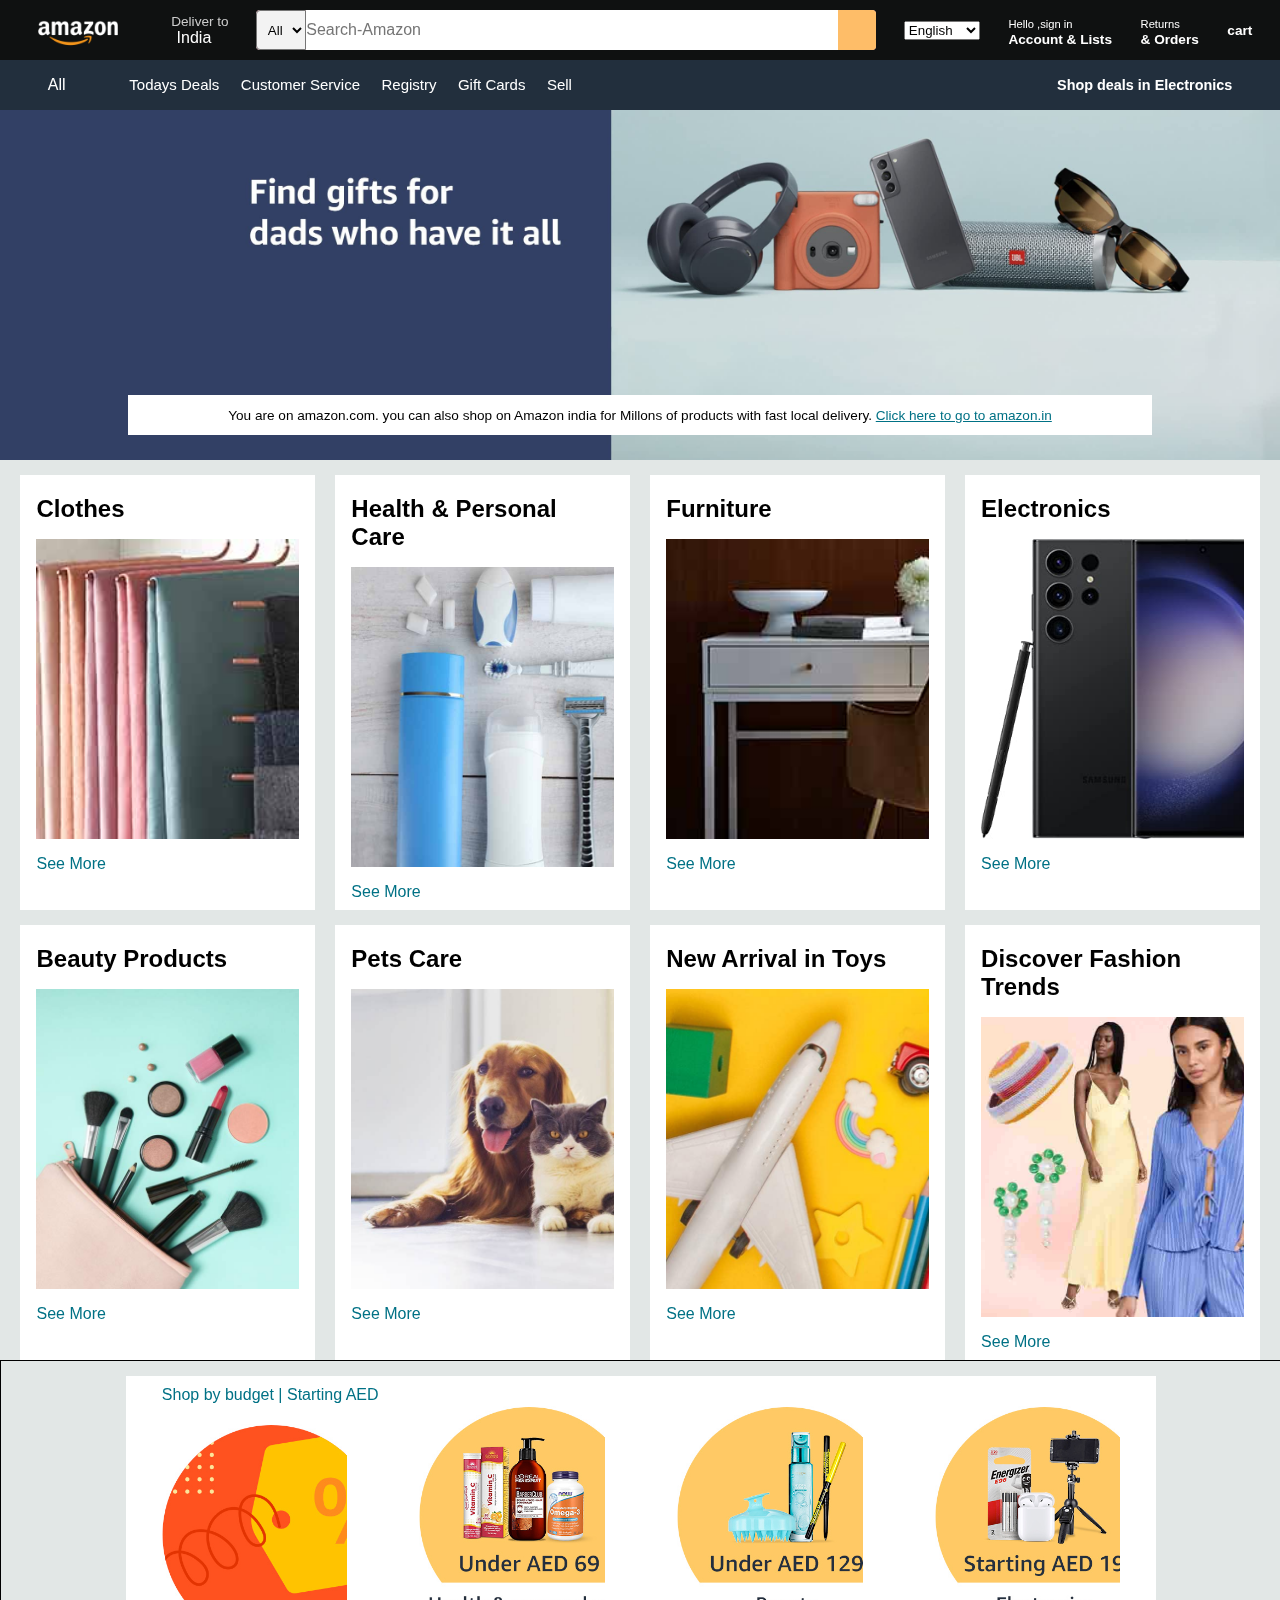
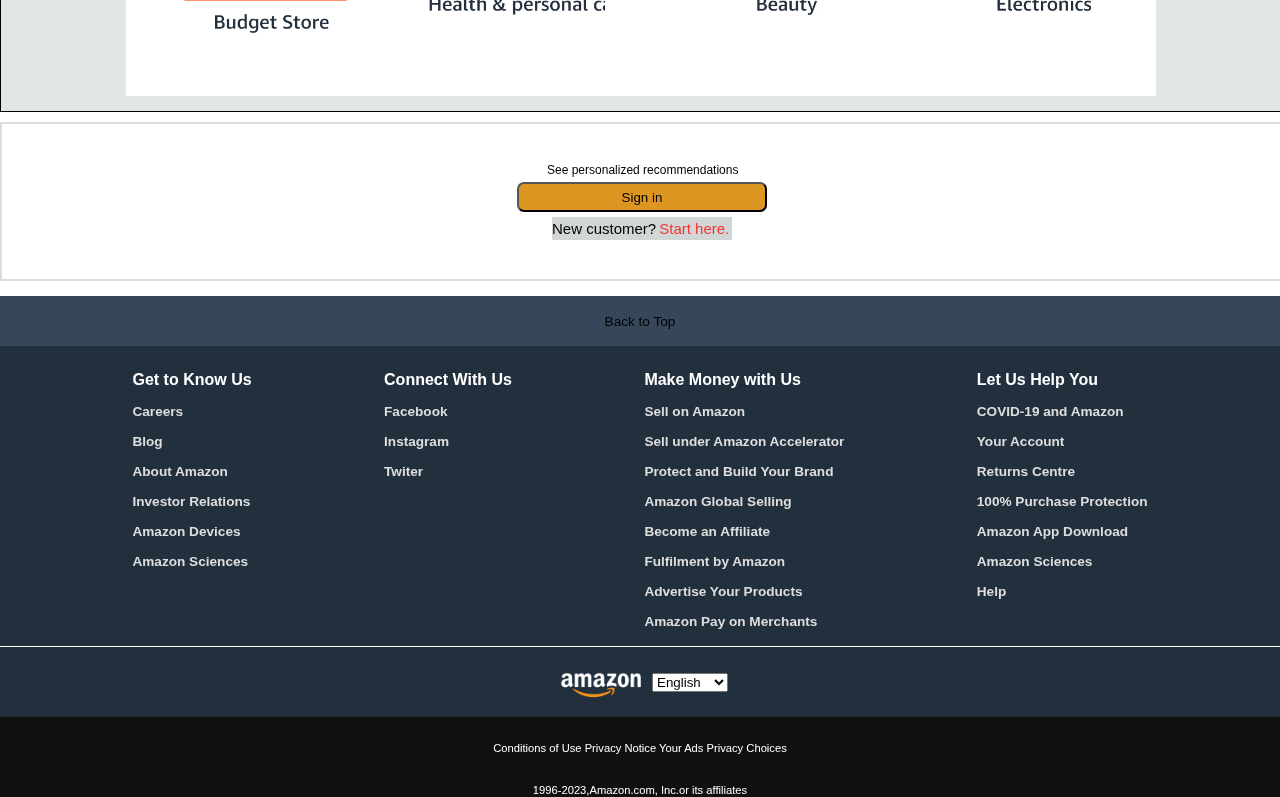
<file: Amazon Clone/index.html>
<!DOCTYPE html>
<html lang="en">
<head>
    <meta charset="UTF-8">
    <meta name="viewport" content="width=device-width, initial-scale=1.0">
    <title>Amazon Clone</title>
    <link rel="stylesheet" href="https://cdnjs.cloudflare.com/ajax/libs/font-awesome/6.4.0/css/all.min.css" integrity="sha512-iecdLmaskl7CVkqkXNQ/ZH/XLlvWZOJyj7Yy7tcenmpD1ypASozpmT/E0iPtmFIB46ZmdtAc9eNBvH0H/ZpiBw==" crossorigin="anonymous" referrerpolicy="no-referrer" />
    <link rel="stylesheet" href="style.css">
</head>
<body>
    <header>
        <div class="navbar">
            <div class="nav-logo border">
                <div class="logo"></div>
            </div>
            <div class="nav-address border">
                <p class="add-first">Deliver to</p>
                <div class="add-icon">
                    <i class="fa-solid fa-location-dot"></i>
                    <p class="add-sec">India</p>

                </div>
            </div>
            <div class="nav-serach">
                <select class="search-select">
                    <option>All</option>
                    <option>Beauty</option>
                    <option>Books</option>
                    <option>Clothes</option>
                    <option>Electronics</option>
                    <option>Fashion</option>
                    <option>Furniture</option>
                    <option>kids Wear</option>
                    <option>Laptops</option>
                    <option>Mobiles</option>
                    <option>Mens Wear</option>

                </select>
                <input placeholder="Search-Amazon" class="search-input">
                <div class="search-icon">
                    <i class="fa-solid fa-magnifying-glass"></i>
                </div>
            </div>
            <!-- <div class="nav-signin border"> 
                <p><span>Hello ,sign in</span></p>
                <p class="nav-second">Account & Lists</p>
            </div>-->
            <div class="Language border">
                <div class="logo-india">
                    <i class="fa-solid fa-language"></i>
                    <select>
                        <option>English</option>
                        <option>Hindi</option>
                        <option>Marathi</option>
                        <option>Bengali</option>
                        <option>Bhojpuri</option>
                        <option>Gujrati</option>
                        <option>Kannada</option>
                        <option>Punjabi</option>
                        <option>Tamil</option>
                        <option>Telgu</option>
                        <option>Urdu</option>
                        

                    </select>
                </div>
            </div>
            <div class="nav-signin border">
                <p><span>Hello ,sign in</span></p>
                <p class="nav-second">Account & Lists</p>
            </div>
            
            <div class="nav-return border">
                <p><span>Returns</span></p>
                <p class="nav-second"> & Orders</p>
            </div>
            <div class="nav-cart border">
                <i class="fa-solid fa-cart-shopping"></i>
                cart

            </div>
            
        </div>
        <div class="panel">
            <div class="panel-all border">
                <i class="fa-solid fa-bars"></i>
                All
                
            </div>
            <div class="panel-ops">
                <p class="border">Todays Deals</p>
                <p class="border">Customer Service</p>
                <p class="border">Registry</p>
                <p class="border">Gift Cards</p>
                <p class="border">Sell</p>
            </div>
            <div class="panel-deals border">
                Shop deals in Electronics
            </div>
        </div>
       
        
    </header>
    <div class="hero-section">
        <div class="hero-msg">
            <p>You are on amazon.com. you can also shop on Amazon india for Millons of products 
                with fast local delivery. <a href=""> Click here to go to amazon.in</a></p>
        </div>
    </div>

    <div class="shop-section">
        <div class=" box">
            <div class="box-content">
                <h2>Clothes</h2>
                <div class="box-image" style="background-image: url('images/box1_image.jpg');"></div>
                <p>See More</p>
              
            </div>
        </div>
        <div class=" box">
            <div class="box-content">
                <h2>Health & Personal Care</h2>
                <div class="box-image" style="background-image: url('images/box2_image.jpg');"></div>
                <p>See More</p>
              
            </div>
        </div>
        <div class=" box">
            <div class="box-content">
                <h2>Furniture</h2>
                <div class="box-image" style="background-image: url('images/box3_image.jpg');"></div>
                <p>See More</p>
              
            </div>
        </div>
        <div class=" box">
            <div class="box-content">
                <h2>Electronics</h2>
                <div class="box-image" style="background-image: url('images/box4_image.jpg');"></div>
                <p>See More</p>
              
            </div>
        </div>
        <div class=" box">
            <div class="box-content">
                <h2>Beauty Products</h2>
                <div class="box-image" style="background-image: url('images/box5_image.jpg');"></div>
                <p>See More</p>
              
            </div>
        </div>
        <div class=" box">
            <div class="box-content">
                <h2>Pets Care</h2>
                <div class="box-image" style="background-image: url('images/box6_image.jpg');"></div>
                <p>See More</p>
              
            </div>
        </div>
        <div class=" box">
            <div class="box-content">
                <h2>New Arrival in Toys</h2>
                <div class="box-image" style="background-image: url('images/box7_image.jpg');"></div>
                <p>See More</p>
              
            </div>
        </div>
        <div class=" box">
            <div class="box-content">
                <h2>Discover Fashion Trends</h2>
                <div class="box-image" style="background-image: url('images/box8_image.jpg');"></div>
                <p>See More</p>
              
            </div>
        </div>
    </div>
   <!-- new shopping section -->
   <div class="new-shopping-section">
    <div class=" box1">

       <div class="box-content">
        <p class="single-line">Shop by budget | Starting AED 9<p>

            <div class="new-box-img"  style="background-image: url('images/Budget_Store.jpg') ;"></div>
          
        </div>
    </div>
    <div class=" box1">
        <div class="box-content">
            <div class="new-box-img" style="background-image: url('images/Health&Personal\ Care.jpg');"></div>
          
        </div>
    </div>
    <div class=" box1">
        <div class="box-content">
            <div class="new-box-img" style="background-image: url('images/Beauty-img.jpg');"></div>
          
        </div>
    </div>
    <div class=" box1">
        <div class="box-content">
            <div class="new-box-img" style="background-image: url('images/Electronics.jpg');"></div>
          
        </div>
    </div>
    <div class=" box1">
        <div class="box-content">
            <div class="new-box-img" style="background-image: url('images/Fashion.jpg');"></div>
          
        </div>
    </div>
    <div class=" box1">
        <div class="box-content">
            <div class="new-box-img" style="background-image: url('images/Home.jpg');"></div>
          
        </div>
    </div>
    <div class=" box1">
        <div class="box-content">
            <div class="new-box-img" style="background-image: url('images/Grosery.jpg');"></div>
          
        </div>
    </div>

   </div>
<!--end new construction -->
    <div class="rhf-container">
        <div class="rht-border">
            <p>See personalized recommendations</p>
            <button class="primary-btn">Sign in</button>
            <span>New customer? <a> Start here.</a> </span> 
        </div>
    </div>
    <footer>
        <div class="footer-panel1">
            Back to Top
        </div>
        <div class="footer-panel2">
            <ul>
                <p>Get to Know Us</p>
                <a>Careers</a>
                <a>Blog</a>
                <a>About Amazon</a>
                <a>Investor Relations</a>
                <a>Amazon Devices</a>
                <a>Amazon Sciences</a>

            </ul>
            <ul>
                <p>Connect With Us</p>
                <a>Facebook</a>
                <a>Instagram</a>
                <a>Twiter</a>
               
            </ul>
            <ul>
                <p>Make Money with Us</p>
                <a>Sell on Amazon</a>
                <a>Sell under Amazon Accelerator</a>
                <a>Protect and Build Your Brand</a>
                <a>Amazon Global Selling</a>
                <a>Become an Affiliate</a>
                <a>Fulfilment by Amazon</a>
                <a>Advertise Your Products</a>
                <a>Amazon Pay on Merchants</a>
               

            </ul>
            <ul>
                <p>Let Us Help You</p>
                <a>COVID-19 and Amazon</a>
                <a>Your Account</a>
                <a>Returns Centre</a>
                <a>100% Purchase Protection</a>
                <a>Amazon App Download</a>
                <a>Amazon Sciences</a>
                <a>Help</a>
               

            </ul>

        </div>
        <div class="footer-panel3">
            <div class="logo"></div>
            <div class="Language border">
                <div class="logo-globe">
                    <i class="fa-solid fa-globe"></i>
                    <select>
                        <option>English</option>
                        <option>Hindi</option>
                        <option>Marathi</option>
                        <option>Bengali</option>
                        <option>Bhojpuri</option>
                        <option>Gujrati</option>
                        <option>Kannada</option>
                        <option>Punjabi</option>
                        <option>Tamil</option>
                        <option>Telgu</option>
                        <option>Urdu</option>
                        

                    </select>
                </div>
            </div>
        </div>
        <div class="footer-panel4">
            <div class="pages">
               <a>Conditions of Use</a>
               <a>Privacy Notice</a>
               <a>Your Ads Privacy Choices</a>
            </div>
            <div class="copyright">
                1996-2023,Amazon.com, Inc.or its affiliates
            </div>

        </div>
        
    </footer>
    
    
</body>
</html>
</file>
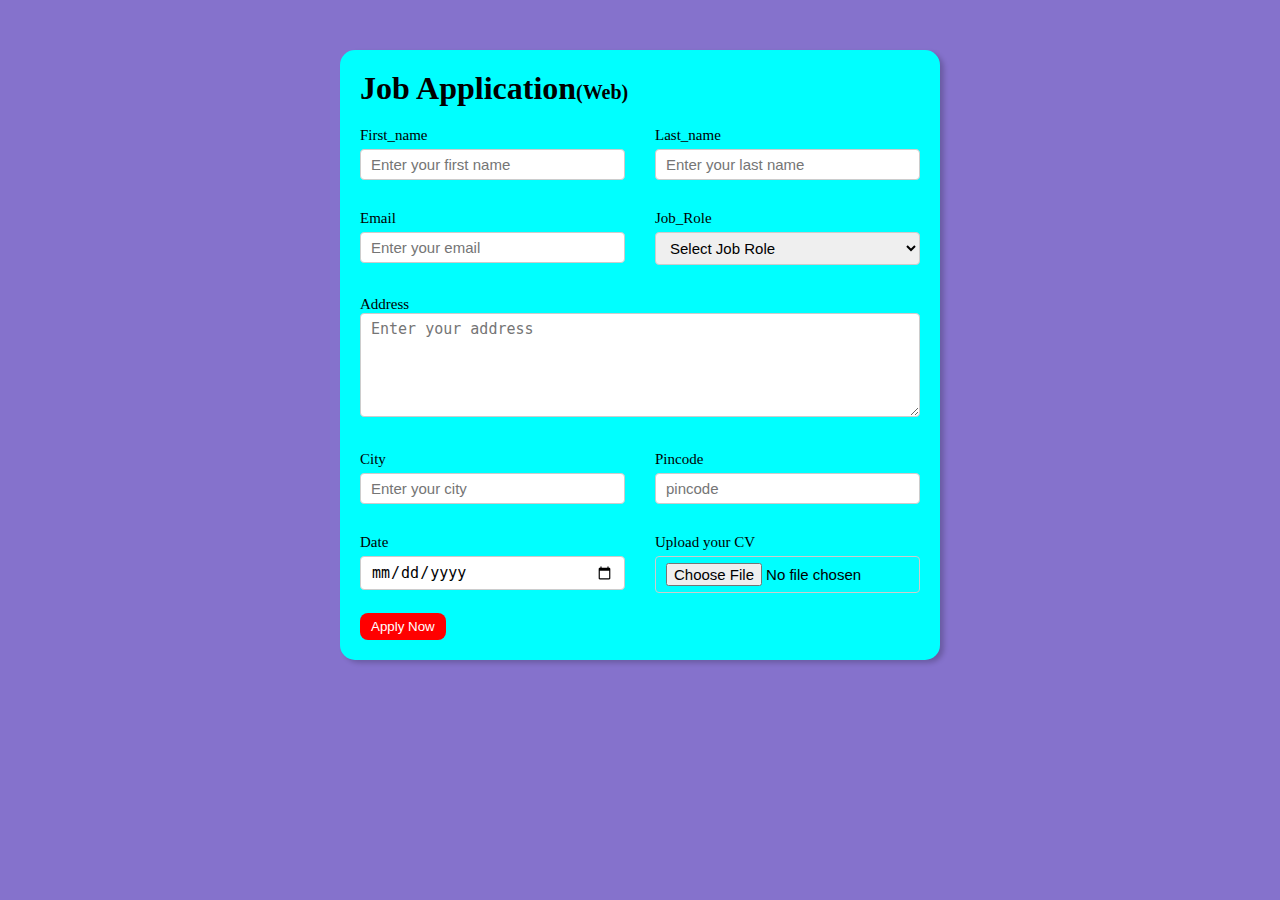
<file: Job Application WebsitePage/index.html>
<!DOCTYPE html>
<html lang="en">
<head>
    <meta charset="UTF-8">
    <meta name="viewport" content="width=device-width, initial-scale=1.0">
    <title>Job Application Form</title>
    <link rel="stylesheet" href="style.css">
</head>
<body>
    <div class="container">
        <div class="apply_box">
            <h1>Job Application<span class="title_small">(Web)</span>
            </h1>
            <form action="">
               <div class=" form_container">
                <div class="form_control">
                    <label for="First_name">First_name</label>
                    <input type="text" id="First_name" name="First_name"
                     placeholder="Enter your first name">
              </div>
                <div class="form_control">
                    <label for="Last_name">Last_name</label>
                    <input type="text" id="Last_name" name="Last_name"
                     placeholder="Enter your last name">
               </div> 
                <div class="form_control">
                    <label for="email">Email</label>
                    <input type="email" id="email" name="Email"
                     placeholder="Enter your email">
                </div>
                <div class="form_control">
                    <label for="Job_Role">Job_Role</label>
                    <select>
                        <option value="">Select Job Role</option>
                        <option value="">Frontend Developer</option>
                        <option value="">Backend developer</option>
                        <option value="">Full Stack Developer</option>
                        <option value="">UI UX Designer</option>
                        <option value="">Databes Engineer</option>
                   </select>
                </div>
                <div class="textarea_control">
                    <label for="address">Address</label>
                    <textarea type="text" id="address"  cols="50" rows="5" placeholder="Enter your address"></textarea>

                </div>
                <div class="form_control">
                    <label for="City">City</label>
                    <input type="city" id="city" name="City"
                     placeholder="Enter your city">
                </div>
                <div class="form_control">
                    <label for="pincode">Pincode</label>
                    <input type="number" id="pincode" name="pincode"
                     placeholder="pincode">
                </div>
                <div class="form_control">
                    <label for="Date">Date</label>
                    <input type="date" id="date" name="Date"
                     placeholder="Date">
                </div>
                <div class="form_control">
                    <label for="upload">Upload your CV</label>
                    <input type="file" id="upload" name="upload"
                     placeholder="upload yoour cv">
                </div>

                </div>
                <div class="button_container">
                    <button type="submit">Apply Now</button>
                </div>
                 

               </div>

            </form>
        </div>
    </div>
    
</body>
</html>
</file>
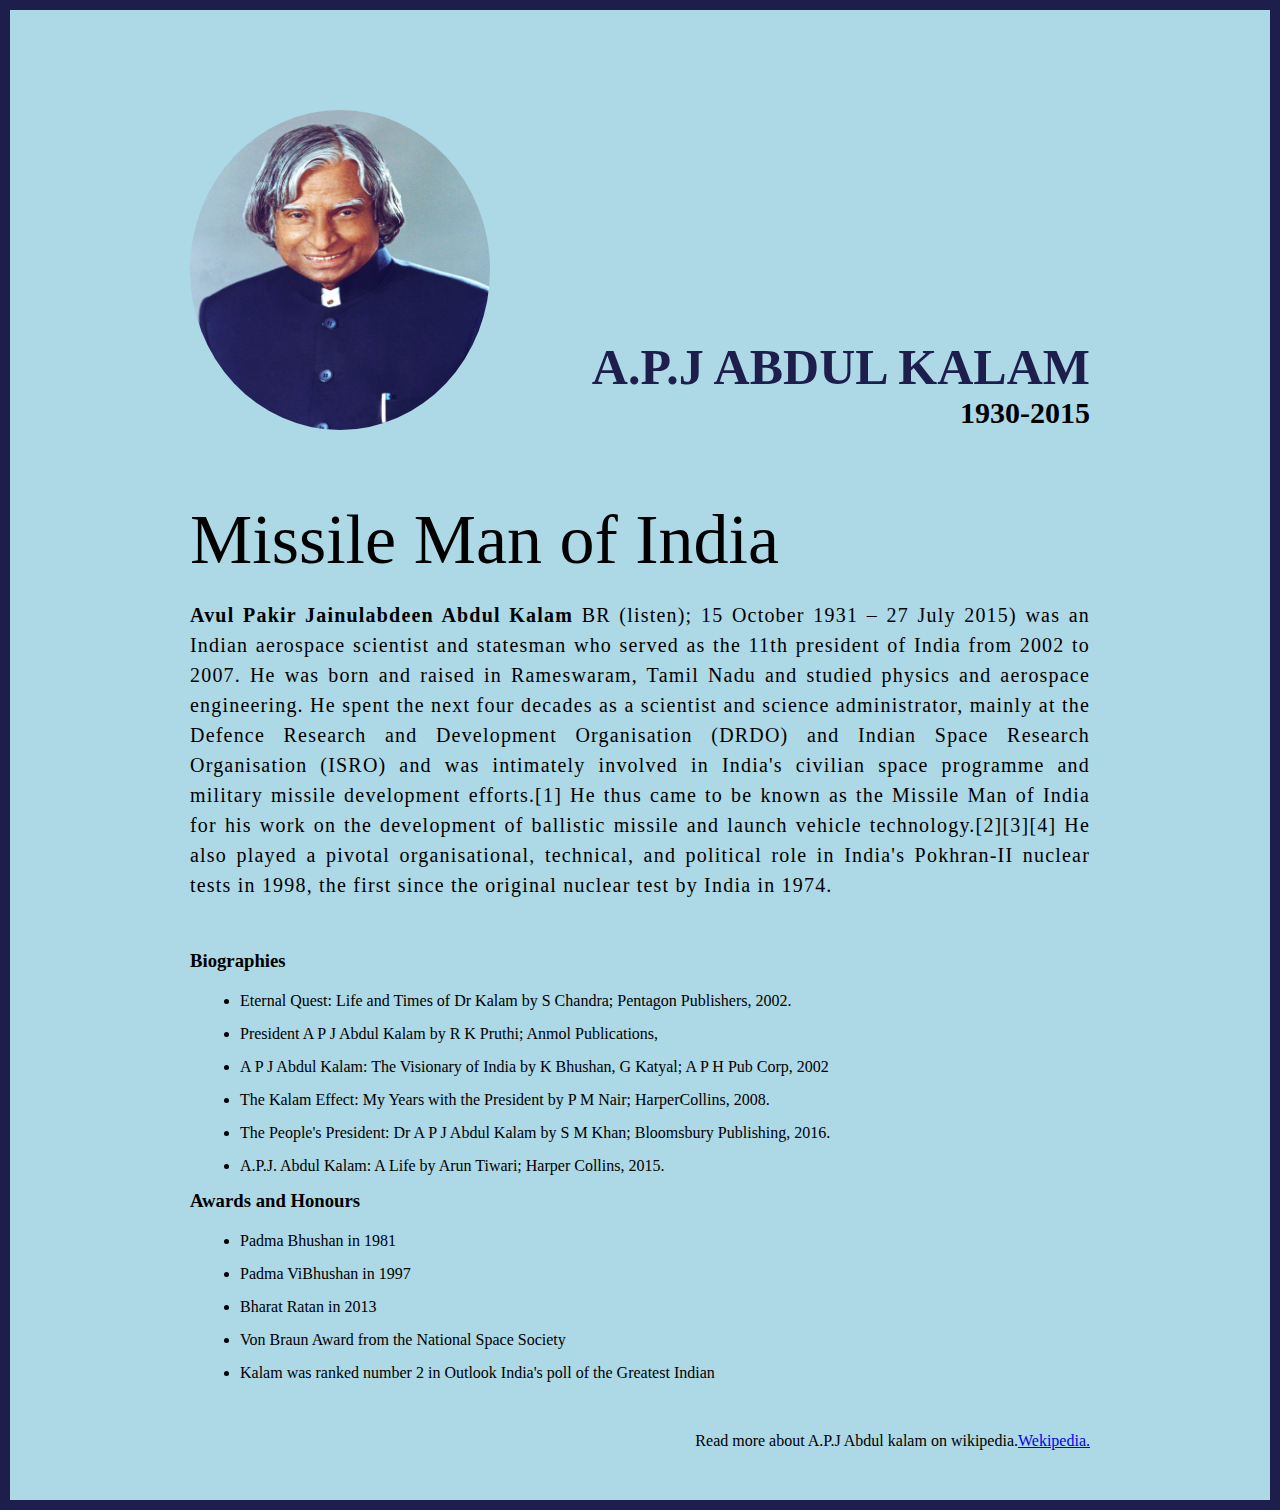
<file: The Tribute Website/index.html>
<!DOCTYPE html>
<html lang="en">
<head>
    <meta charset="UTF-8">
    <meta name="viewport" content="width=device-width, initial-scale=1.0">
    <title>The Tribute Website| A.P.J Abdul Kalam</title>
    <link rel="stylesheet" href="style.css">
</head>
<body>
    <div class="container"> 
        <div class="content">
            <section class="top_section ">
                <div class="image_container">
                    <img src="./images/A._P._J._Abdul_Kalam.jpg" alt="tribute">

                </div>
                <div>
                    <h1>A.P.J Abdul Kalam</h1>
                    <h4>1930-2015</h4>
                </div>
            </section>
            <section class="about_section">
                <h2>Missile Man of India</h2>
                <p><b>Avul Pakir Jainulabdeen Abdul Kalam </b>BR  (listen); 15 October 1931 – 27 July 2015) was an Indian aerospace scientist and statesman who served as the 11th president of India from 2002 to 2007. He was born and raised in Rameswaram, Tamil Nadu and studied physics and aerospace engineering. He spent the next four decades as a scientist and science administrator, mainly at the Defence Research and Development Organisation (DRDO) and Indian Space Research Organisation (ISRO) and was intimately involved in India's civilian space programme and military missile development efforts.[1] He thus came to be known as the Missile Man of India for his work on the development of ballistic missile and launch vehicle technology.[2][3][4] He also played a pivotal organisational, technical, and political role in India's Pokhran-II nuclear tests in 1998, the first since the original nuclear test by India in 1974.</p>
            </section>
            <section class="biography_section">
                <h3>Biographies</h3>
            <ul>
                <li>Eternal Quest: Life and Times of Dr Kalam by S Chandra; Pentagon Publishers, 2002.</li>
                <li>President A P J Abdul Kalam by R K Pruthi; Anmol Publications, </li>
                <li>A P J Abdul Kalam: The Visionary of India by K Bhushan, G Katyal; A P H Pub Corp, 2002</li>
                <li>The Kalam Effect: My Years with the President by P M Nair; HarperCollins, 2008.</li>
                <li>The People's President: Dr A P J Abdul Kalam by S M Khan; Bloomsbury Publishing, 2016.</li>
                <li>A.P.J. Abdul Kalam: A Life by Arun Tiwari; Harper Collins, 2015.

                </li>
            </ul>
            <section class="Awards and Honours">
                <h3>Awards and Honours</h3>
            <ul>
                <li> Padma Bhushan in 1981</li>
                <li> Padma ViBhushan in 1997</li>
                <li> Bharat Ratan in 2013 </li>
                <li>  Von Braun Award from the National Space Society</li>
                <li>Kalam was ranked number 2 in Outlook India's poll of the Greatest Indian</li>




            </ul>
            </section>

            </section>
            <footer>
                <p>Read more about A.P.J Abdul kalam on wikipedia.<a href="https://en.wikipedia.org/wiki/A._P._J._Abdul_Kalam">Wekipedia.</a></p> 
            </footer>
        </div>
    </div>
    
</body>  
</html>
</file>
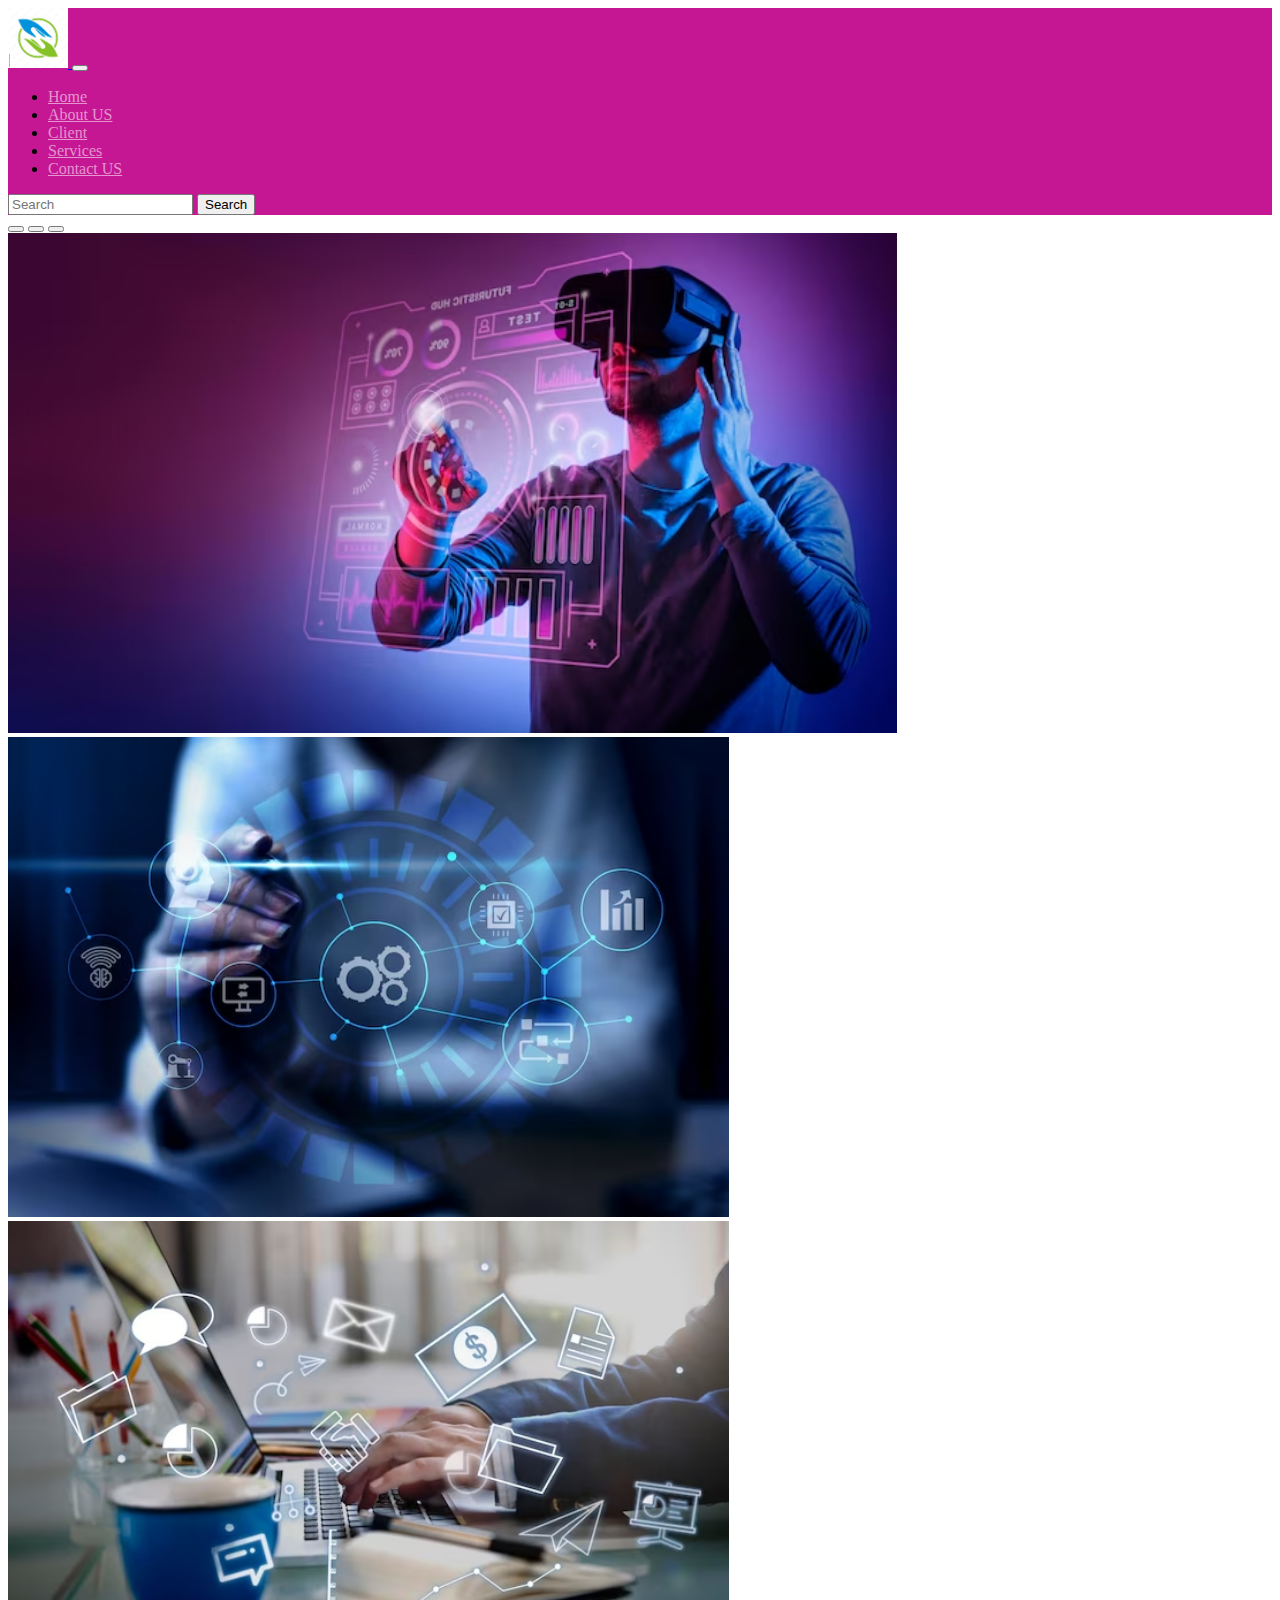
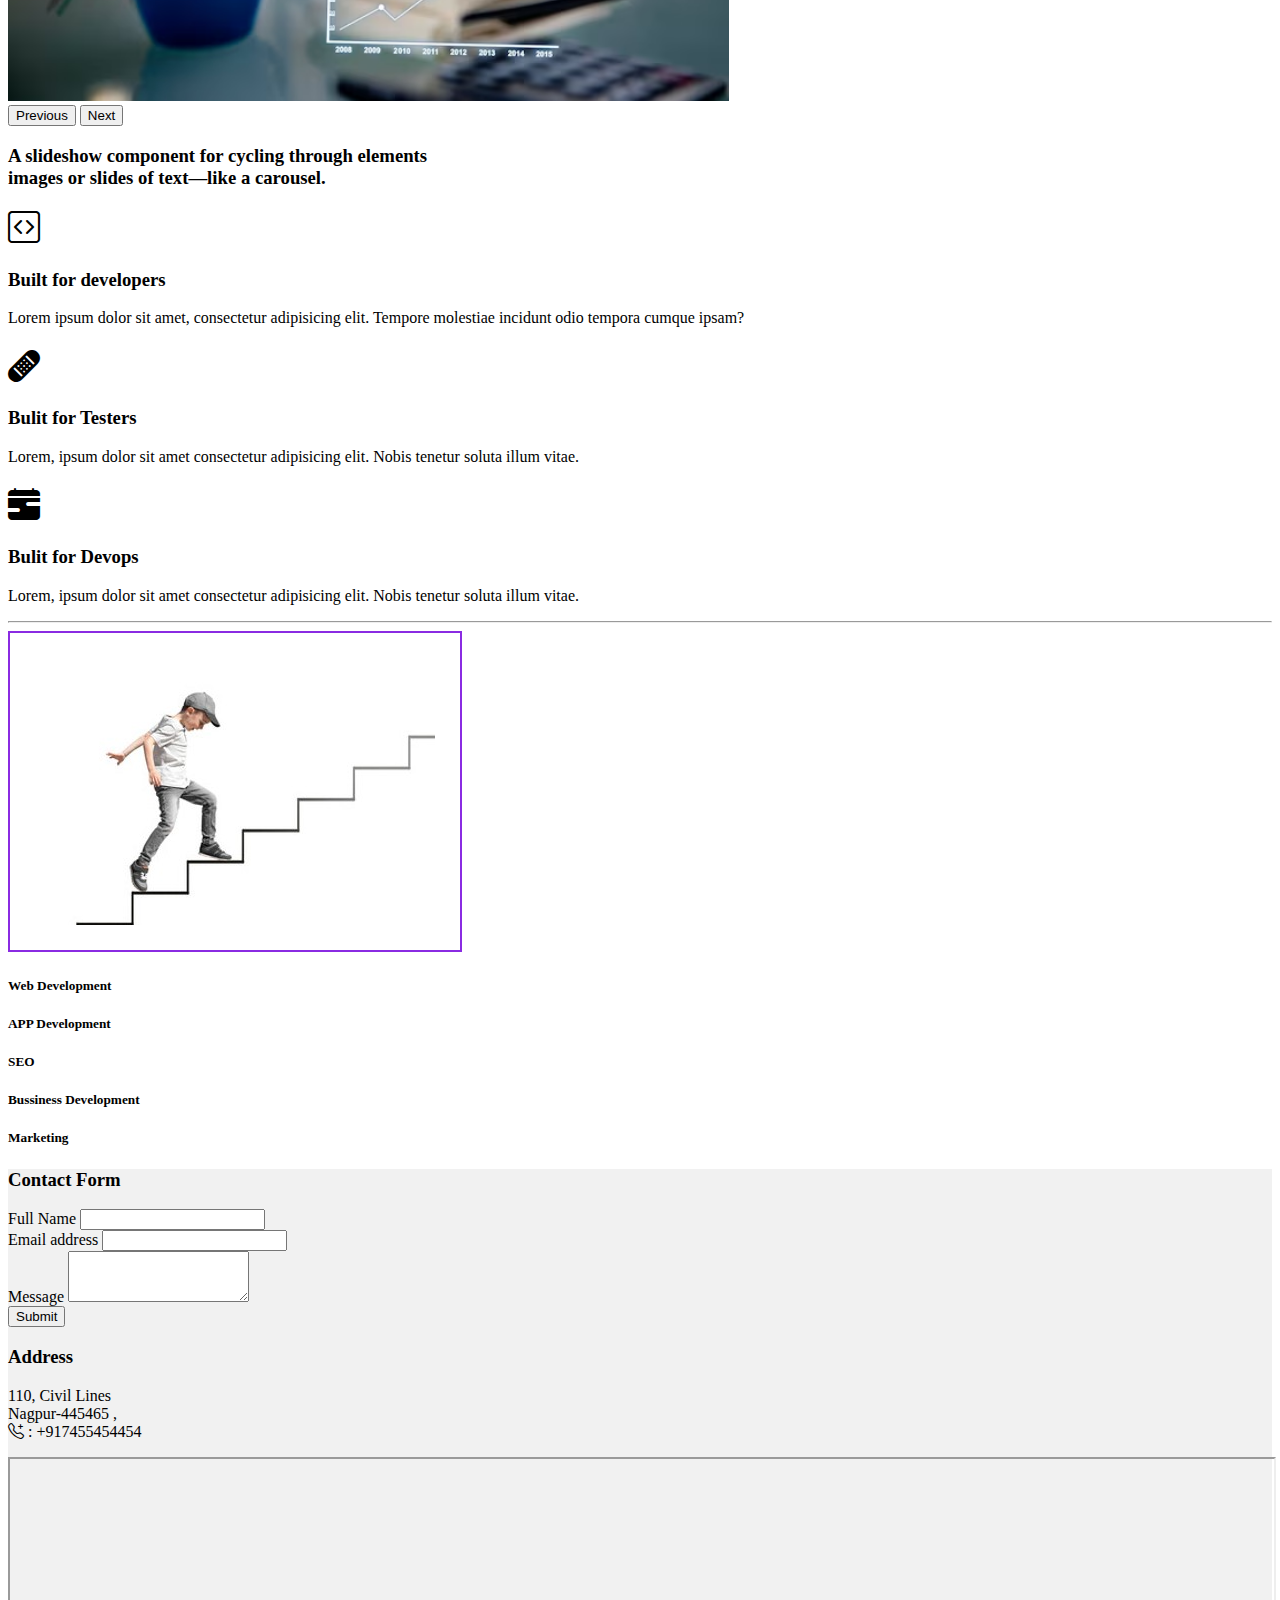
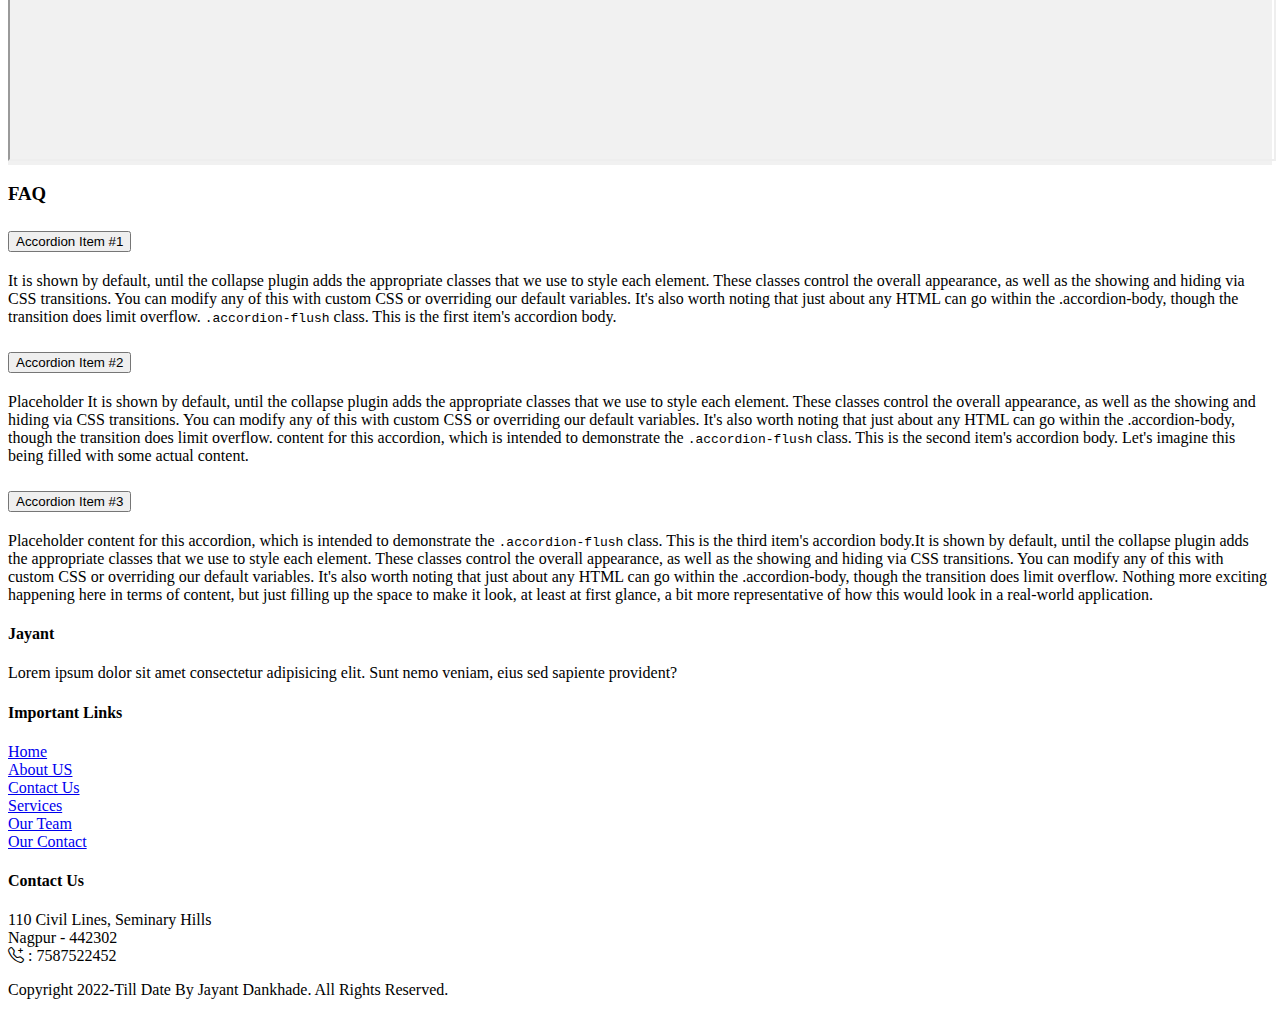
<file: webpage with Bootstrap practice/index.html>
<!doctype html>
<html lang="en">
  <head>
    <!-- Required meta tags -->
    <meta charset="utf-8">
    <meta name="viewport" content="width=device-width, initial-scale=1">

    <!-- Bootstrap CSS -->
    <link href="https://cdn.jsdelivr.net/npm/bootstrap@5.0.2/dist/css/bootstrap.min.css" rel="stylesheet" integrity="sha384-EVSTQN3/azprG1Anm3QDgpJLIm9Nao0Yz1ztcQTwFspd3yD65VohhpuuCOmLASjC" crossorigin="anonymous">
    
    <!-- bootstrap icon -->
    <link rel="stylesheet" href="https://cdn.jsdelivr.net/npm/bootstrap-icons@1.10.5/font/bootstrap-icons.css">
    
    
    <!-- style -->
    <link rel="stylesheet" href="css/style.css">

    <title>BootOne</title>
  </head>
  <body>
    <!-- navbar -->
    <nav class="navbar navbar-expand-lg navbar-dark" style="background-color: rgb(197, 22, 148);  " >
        <div class="container-fluid">
          <a class="navbar-brand" href="#">
            <img src="images/logo2.jpg" width="60px" alt="">
          </a>
          <button class="navbar-toggler" type="button" data-bs-toggle="collapse" data-bs-target="#navbarSupportedContent" aria-controls="navbarSupportedContent" aria-expanded="false" aria-label="Toggle navigation">
            <span class="navbar-toggler-icon"></span>
          </button>
          <div class="collapse navbar-collapse" id="navbarSupportedContent">
            <ul class="navbar-nav me-auto mb-2 mb-lg-0">
              <li class="nav-item">
                <a class="nav-link active" aria-current="page" href="index.html">Home</a>
              </li>
              <li class="nav-item">
                <a class="nav-link" href="about.html">About US</a>
              </li>
              <li class="nav-item">
                <a class="nav-link" href="#">Client</a>
               
              </li>
              
              <li class="nav-item dropdown">
                <a class="nav-link dropdown-toggle" href="services.html" id="navbarDropdown" role="button" data-bs-toggle="dropdown" aria-expanded="false">
                  Services
                </a>
                <ul class="dropdown-menu" aria-labelledby="navbarDropdown">
                  <li><a class="dropdown-item" href="web.html">Web Development</a></li>
                  <li><a class="dropdown-item" href="app.html">App Development</a></li>
                  <li><hr class="dropdown-divider"></li>
                  <li><a class="dropdown-item" href="#">SEO</a></li>
                </ul>
              </li>
              <li class="nav-item">
                <a class="nav-link" href="contact.html">Contact US</a>
              </li>
             
            </ul>
            <form class="d-flex">
              <input class="form-control me-2" type="search" placeholder="Search" aria-label="Search">
              <button class="btn btn-outline-light bg-success"  type="submit">Search</button>
            </form>
          </div>
        </div>
      </nav>

      <!-- slider -->
      <div id="carouselExampleIndicators" class="carousel slide" data-bs-ride="carousel">
        <div class="carousel-indicators">
          <button type="button" data-bs-target="#carouselExampleIndicators" data-bs-slide-to="0" class="active" aria-current="true" aria-label="Slide 1"></button>
          <button type="button" data-bs-target="#carouselExampleIndicators" data-bs-slide-to="1" aria-label="Slide 2"></button>
          <button type="button" data-bs-target="#carouselExampleIndicators" data-bs-slide-to="2" aria-label="Slide 3"></button>
        </div>
        <div class="carousel-inner">
          <div class="carousel-item active">
            <img src="images/home3.avif"    height="500px" class="d-block w-100" alt="...">
          </div>
          <div class="carousel-item">
            <img src="images/home2.avif" height="480px" class="d-block w-100" alt="...">
          </div>
          <div class="carousel-item">
            <img src="images/home1.avif" height="480px" class="d-block w-100" alt="...">
          </div>
        </div>
        <button class="carousel-control-prev" type="button" data-bs-target="#carouselExampleIndicators" data-bs-slide="prev">
          <span class="carousel-control-prev-icon" aria-hidden="true"></span>
          <span class="visually-hidden">Previous</span>
        </button>
        <button class="carousel-control-next" type="button" data-bs-target="#carouselExampleIndicators" data-bs-slide="next">
          <span class="carousel-control-next-icon" aria-hidden="true"></span>
          <span class="visually-hidden">Next</span>
        </button>
      </div>

      <!-- tagline -->
      <div class="container-fluid">
        <div class="row">
            <div class="col-12">
                <h3 class="display-6 text-center mt-5 mb-3">A slideshow component for cycling through elements <br>
                    images or slides of text—like a carousel.
                </h3>
            </div>
        </div>
        <!-- features -->
        <div class="row justify-content-evenly pt-5 pb-3">
            <div class="col-md-3 text-center mt-5">
               <h1><i class="bi bi-code-square text-primary"></i></h1>
               <h3>Built for developers</h3>
               <p>Lorem ipsum dolor sit amet, consectetur adipisicing elit. Tempore molestiae incidunt odio tempora cumque ipsam?</p>

            </div>
            <div class="col-md-3 text-center mt-5">
                <h1><i class="bi bi-bandaid-fill text-success"></i></h1>
                <h3>Bulit for Testers</h3>
                <p>Lorem, ipsum dolor sit amet consectetur adipisicing elit. Nobis tenetur soluta illum vitae.</p>

            </div>
            <div class="col-md-3 text-center mt-5">
                <h1><i class="bi bi-calendar-range-fill text-danger"></i></h1>
                <h3>Bulit for Devops</h3>
                <p>Lorem, ipsum dolor sit amet consectetur adipisicing elit. Nobis tenetur soluta illum vitae.</p>
                

            </div>
            
        </div>
        <hr>
        <!-- growth -->
        <div class="row justify-content-evenly pt-3 pb-5">
            <div class="col-md-5 pt-3 " >
                <img src="images/img jpg (1).jpg" style="border: 2px solid blueviolet; padding: 25px;" class="img-fluid" alt="">
            </div>
            <div class="col-md-5 pt-3">
                <h5 class="mt-3">Web Development</h5>
                <div class="progress">
                    <div class="progress-bar bg-success" role="progressbar" style="width: 65%" aria-valuenow="25" aria-valuemin="0" aria-valuemax="100"></div>
                </div>

               <h5 class="mt-3">APP Development</h5>
               <div class="progress">
                    <div class="progress-bar bg-info" role="progressbar" style="width: 50%" aria-valuenow="50" aria-valuemin="0" aria-valuemax="100"></div>
                </div>

                <h5 class="mt-3">SEO</h5>
                <div class="progress">
                    <div class="progress-bar bg-warning" role="progressbar" style="width: 75%" aria-valuenow="75" aria-valuemin="0" aria-valuemax="100"></div>
                </div>

                <h5 class="mt-3">Bussiness Development</h5>
               <div class="progress">
                    <div class="progress-bar bg-danger" role="progressbar" style="width: 100%" aria-valuenow="100" aria-valuemin="0" aria-valuemax="100"></div>
                </div>


                <h5 class="mt-3">Marketing</h5>
                <div class="progress">
                    <div class="progress-bar bg-primary" role="progressbar" style="width: 80%" aria-valuenow="100" aria-valuemin="0" aria-valuemax="100"></div>
                </div>
            </div>

        </div>

        <!-- contact form -->

        <div class="row justify-content-evenly pt-3 pb-5" style="background-color: #f1f1f1;">
            <div class="col-md-5 mt-5">
                <h3>Contact Form</h3>
                <form>
                    <div class="mb-3">
                      <label for="exampleInputEmail1" class="form-label">Full Name</label>
                      <input type="text" class="form-control" id="name" aria-describedby="emailHelp">
                    </div>
                    <div class="mb-3">
                        <label for="exampleInputEmail1" class="form-label">Email address</label>
                        <input type="text" class="form-control" id="name" aria-describedby="emailHelp">
                      </div>
                      <div class="mb-3">
                        <label for="exampleFormControlTextarea1" class="form-label">Message</label>
                        <textarea class="form-control" id="exampleFormControlTextarea1" rows="3"></textarea>
                      </div>
                    
                    
                    <button type="submit" class="btn btn-primary">Submit</button>
                  </form>

            </div>
            <div class="col-md-5 mt-5">
                <h3>Address</h3>               
                <p> 110, Civil Lines <br>
                    Nagpur-445465 , <br>                  
                     <i class="bi bi-telephone-plus"></i> : +917455454454</p>
                <iframe src="https://www.google.com/maps/embed?pb=!1m18!1m12!1m3!1d238130.15441236948!2d78.90769485089199!3d21.16100604683455!2m3!1f0!2f0!3f0!3m2!1i1024!2i768!4f13.1!3m3!1m2!1s0x3bd4c0a5a31faf13%3A0x19b37d06d0bb3e2b!2sNagpur%2C%20Maharashtra!5e0!3m2!1sen!2sin!4v1687943252177!5m2!1sen!2sin" style="width: 100%;" height="300" style="border:0;" allowfullscreen="" loading="lazy" referrerpolicy="no-referrer-when-downgrade"></iframe>

            </div>
        </div>

        <!-- FAQ -->

        <div class="row justify-content-evenly pt-5 pb-5">
            <div class="col-md-10 ">
                <h3 class="text-center mb-3">FAQ</h3>
                <div class="accordion accordion-flush border" id="accordionFlushExample">
                    <div class="accordion-item">
                      <h2 class="accordion-header" id="flush-headingOne">
                        <button class="accordion-button collapsed" type="button" data-bs-toggle="collapse" data-bs-target="#flush-collapseOne" aria-expanded="false" aria-controls="flush-collapseOne">
                          Accordion Item #1
                        </button>
                      </h2>
                      <div id="flush-collapseOne" class="accordion-collapse collapse" aria-labelledby="flush-headingOne" data-bs-parent="#accordionFlushExample">
                        <div class="accordion-body">It is shown by default, until the collapse plugin adds the appropriate classes that we use to style each element. These classes control the overall appearance, as well as the showing and hiding via CSS transitions. You can modify any of this with custom CSS or overriding our default variables. It's also worth noting that just about any HTML can go within the .accordion-body, though the transition does limit overflow. <code>.accordion-flush</code> class. This is the first item's accordion body.</div>
                      </div>
                    </div>
                    <div class="accordion-item">
                      <h2 class="accordion-header" id="flush-headingTwo">
                        <button class="accordion-button collapsed" type="button" data-bs-toggle="collapse" data-bs-target="#flush-collapseTwo" aria-expanded="false" aria-controls="flush-collapseTwo">
                          Accordion Item #2
                        </button>
                      </h2>
                      <div id="flush-collapseTwo" class="accordion-collapse collapse" aria-labelledby="flush-headingTwo" data-bs-parent="#accordionFlushExample">
                        <div class="accordion-body">Placeholder It is shown by default, until the collapse plugin adds the appropriate classes that we use to style each element. These classes control the overall appearance, as well as the showing and hiding via CSS transitions. You can modify any of this with custom CSS or overriding our default variables. It's also worth noting that just about any HTML can go within the .accordion-body, though the transition does limit overflow. content for this accordion, which is intended to demonstrate the <code>.accordion-flush</code> class. This is the second item's accordion body. Let's imagine this being filled with some actual content.</div>
                      </div>
                    </div>
                    <div class="accordion-item">
                      <h2 class="accordion-header" id="flush-headingThree">
                        <button class="accordion-button collapsed" type="button" data-bs-toggle="collapse" data-bs-target="#flush-collapseThree" aria-expanded="false" aria-controls="flush-collapseThree">
                          Accordion Item #3
                        </button>
                      </h2>
                      <div id="flush-collapseThree" class="accordion-collapse collapse" aria-labelledby="flush-headingThree" data-bs-parent="#accordionFlushExample">
                        <div class="accordion-body">Placeholder content for this accordion, which is intended to demonstrate the <code>.accordion-flush</code> class. This is the third item's accordion body.It is shown by default, until the collapse plugin adds the appropriate classes that we use to style each element. These classes control the overall appearance, as well as the showing and hiding via CSS transitions. You can modify any of this with custom CSS or overriding our default variables. It's also worth noting that just about any HTML can go within the .accordion-body, though the transition does limit overflow. Nothing more exciting happening here in terms of content, but just filling up the space to make it look, at least at first glance, a bit more representative of how this would look in a real-world application.</div>
                      </div>
                    </div>
                  </div>
            </div>
        </div>

        <!-- footer -->

        <div class="row justify-content-evenly bg-dark text-white  pt-5 pb-5" >
            <div class="col-md-3">
                <h4>Jayant</h4>
                <p>Lorem ipsum dolor sit amet consectetur adipisicing elit. Sunt nemo veniam, eius sed sapiente provident?</p>
            </div>
            <div class="col-md-3 decoration-none">
                <h4>Important Links</h4>
                <p>
                    <a href="index.html" class="link-light text-decoration-none">Home</a><br>
                    <a href="about.html" class="link-light text-decoration-none">About US</a><br>
                    <a href="contact.html" class="link-light text-decoration-none">Contact Us</a><br>
                    <a href="services.html" class="link-light text-decoration-none">Services</a><br>
                    <a href="#" class="link-light text-decoration-none">Our Team</a><br>
                    <a href="#" class="link-light text-decoration-none">Our Contact</a><br>


                </p>
            </div>
            <div class="col-md-3">
                <h4>Contact Us</h4>
                <p>110 Civil Lines, Seminary Hills <br>
                Nagpur - 442302 <br>
                <i class="bi bi-telephone-plus"></i> : 7587522452</p>
            </div>
        </div>

        <!-- copyright -->
        <div class="row text-center bg-secondary text-white p-2">
            <div class="col-md-12">
                <p>Copyright 2022-Till Date By Jayant Dankhade. All Rights Reserved.</p>
            </div>
        </div>




      </div>




    <!-- Option 1: Bootstrap Bundle with Popper -->
    <script src="https://cdn.jsdelivr.net/npm/bootstrap@5.0.2/dist/js/bootstrap.bundle.min.js" integrity="sha384-MrcW6ZMFYlzcLA8Nl+NtUVF0sA7MsXsP1UyJoMp4YLEuNSfAP+JcXn/tWtIaxVXM" crossorigin="anonymous"></script>

    
  </body>
</html>
</file>
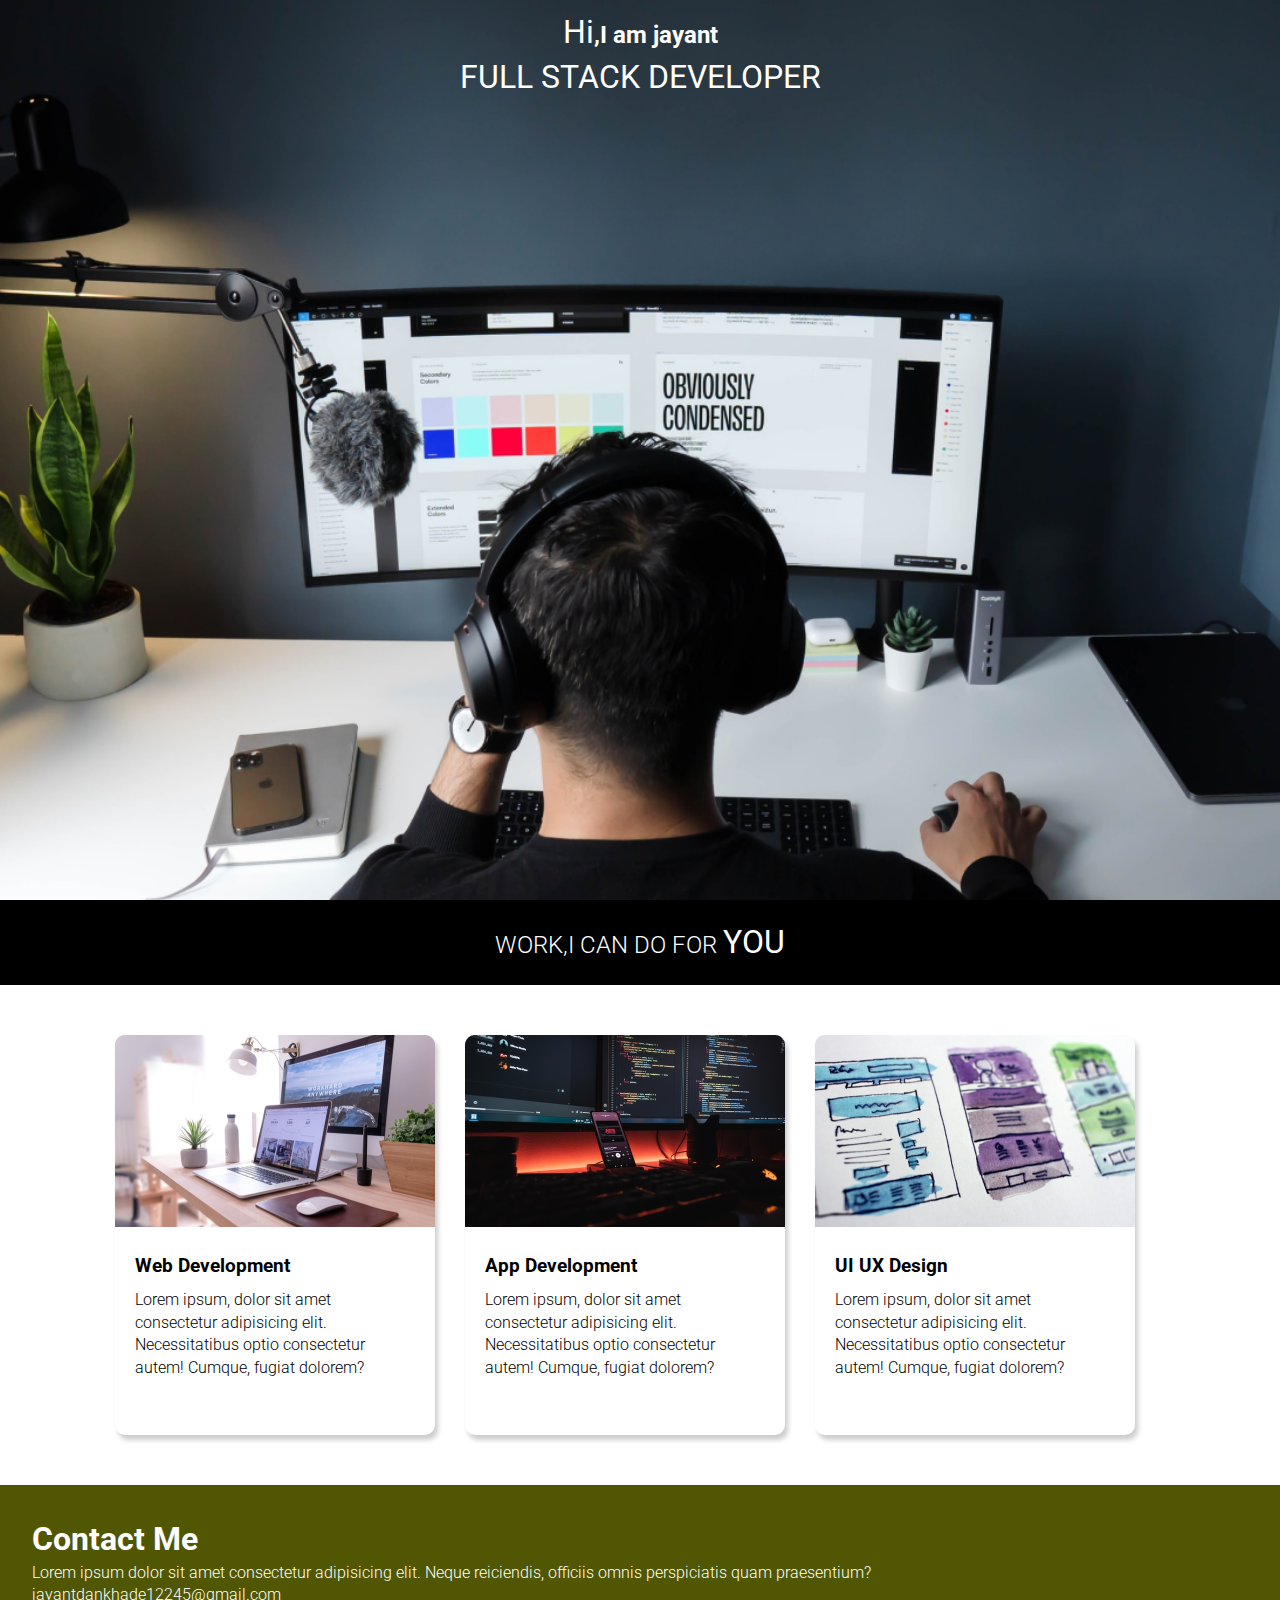
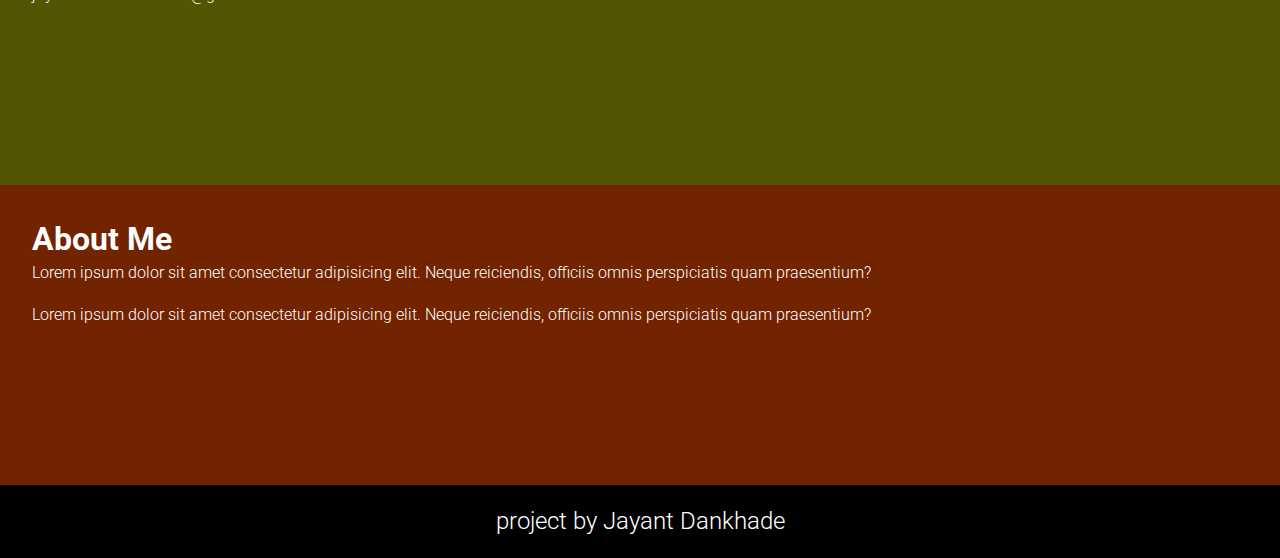
<file: Website Development -E Platform webpage/index.html>
<!DOCTYPE html>
<html lang="en">
<head>
    <meta charset="UTF-8">
    <meta name="viewport" content="width=device-width, initial-scale=1.0">
    <title>Developer Landing Page</title>
    <link rel="stylesheet" href="style.css">
</head>
<body>
    <section class="hero_section">
        <div class="text_container">
            <h2><span class="lg_text">Hi</span>,I am jayant</h2>
            <h1 class="lg_text">FULL STACK DEVELOPER</h1>

        </div>
    </section>
    <section class="black_box">
        <h2>WORK,I CAN DO FOR <span>YOU</span></h2>
    </section>
    <section class="work">
        <div class="grid_item">
            <div class="card">
                <div class="image_container">
                    <img src="images/web.png" alt="Web development">
                </div>
          <div class="card_content">
            <h3>Web Development</h3>
            <p>Lorem ipsum, dolor sit amet consectetur adipisicing elit. Necessitatibus optio consectetur autem! Cumque, fugiat dolorem?</p>
        </div>
        </div>
        <div class="grid_item">
            <div class="card">
                <div class="image_container">
                    <img src="images/mobile.png" alt="App development">
                </div>
          <div class="card_content">
            <h3>App Development</h3>
            <p>Lorem ipsum, dolor sit amet consectetur adipisicing elit. Necessitatibus optio consectetur autem! Cumque, fugiat dolorem?</p>
        </div>
        </div><br><br>
        <div class="grid_item">
        <div class="card">
            <div class="image_container">
                <img src="images/uiux.png" alt="UI UX DESIGN">
            </div>
        <div class="card_content">
            <h3>UI UX Design</h3>
            <p>Lorem ipsum, dolor sit amet consectetur adipisicing elit. Necessitatibus optio consectetur autem! Cumque, fugiat dolorem?</p>
        </div>
        </div>
    </section>
    <section class="bottom_section">
        <div class="contact">
            <h2>Contact Me</h2>
            <p>Lorem ipsum dolor sit amet consectetur adipisicing elit. Neque reiciendis, officiis omnis perspiciatis quam praesentium?</p>
            <p>jayantdankhade12245@gmail.com</p>
        </div>
        <div class="about">
            <h2>About Me</h2>
            <p>Lorem ipsum dolor sit amet consectetur adipisicing elit. Neque reiciendis, officiis omnis perspiciatis quam praesentium?</p>
            <p>Lorem ipsum dolor sit amet consectetur adipisicing elit. Neque reiciendis, officiis omnis perspiciatis quam praesentium?</p>
        </div>
    </section>
  <footer class="black_box">
  <h2> project by Jayant Dankhade</h2>
  </footer>
</body>
</html>
</file>
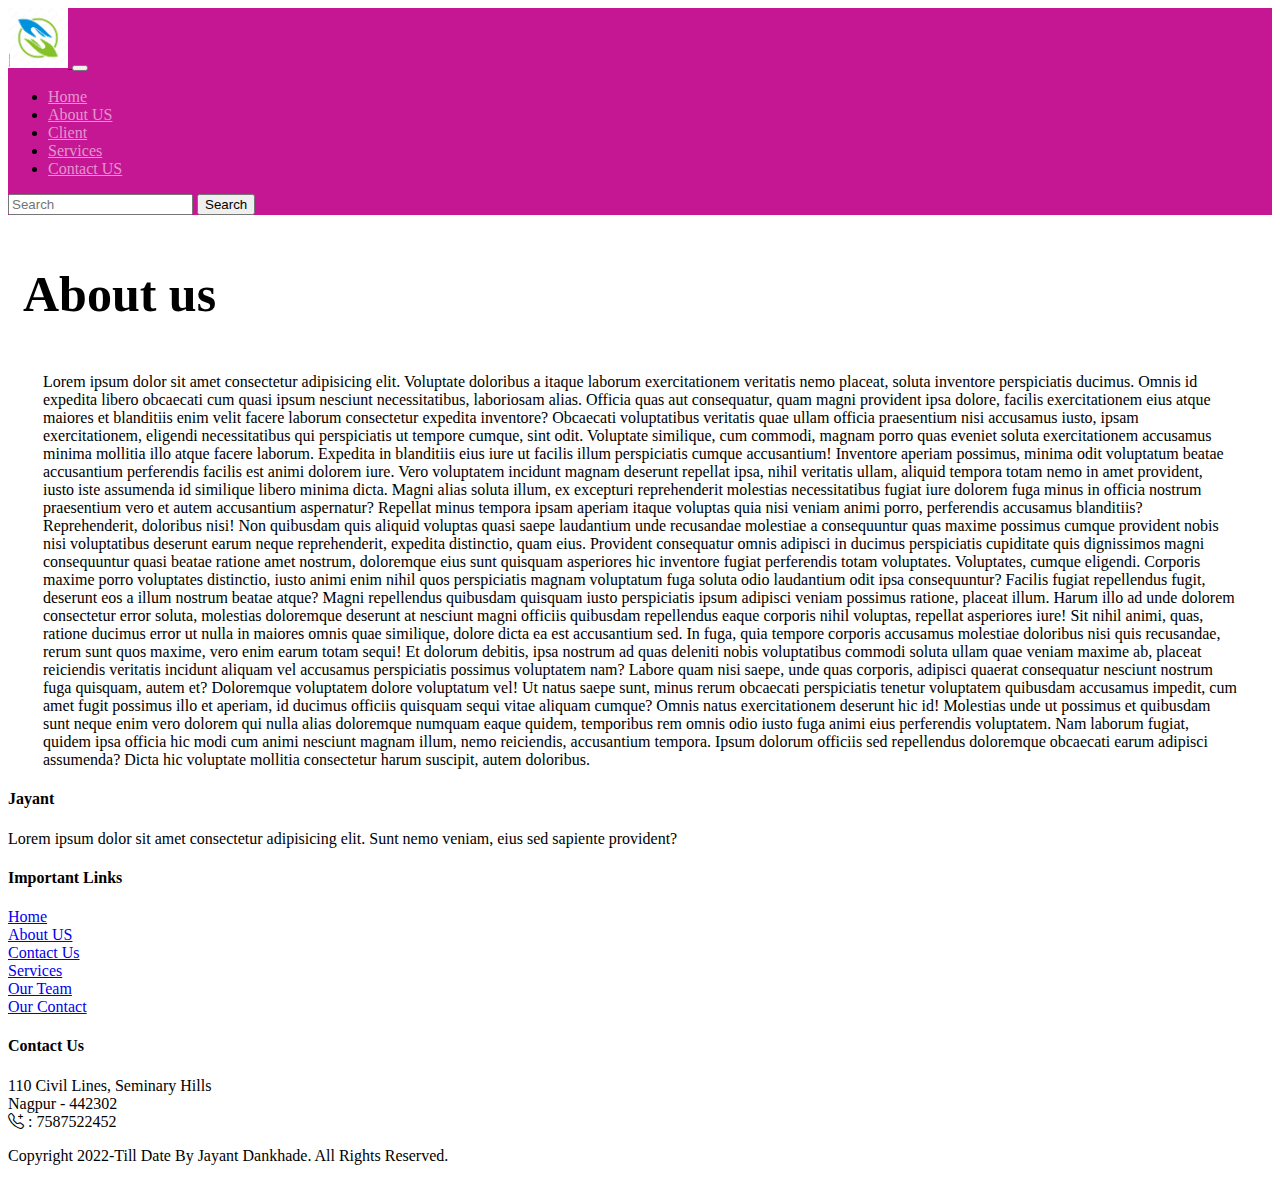
<file: webpage with Bootstrap practice/about.html>
<!doctype html>
<html lang="en">
  <head>
    <!-- Required meta tags -->
    <meta charset="utf-8">
    <meta name="viewport" content="width=device-width, initial-scale=1">

    <!-- Bootstrap CSS -->
    <link href="https://cdn.jsdelivr.net/npm/bootstrap@5.0.2/dist/css/bootstrap.min.css" rel="stylesheet" integrity="sha384-EVSTQN3/azprG1Anm3QDgpJLIm9Nao0Yz1ztcQTwFspd3yD65VohhpuuCOmLASjC" crossorigin="anonymous">
    
    <!-- bootstrap icon -->
    <link rel="stylesheet" href="https://cdn.jsdelivr.net/npm/bootstrap-icons@1.10.5/font/bootstrap-icons.css">
    
    
    <!-- style -->
    <link rel="stylesheet" href="css/style.css">

    <title>BootOne</title>
  </head>
  <body>
    <!-- navbar -->
    <nav class="navbar navbar-expand-lg navbar-dark" style="background-color: rgb(197, 22, 148);  ">
        <div class="container-fluid">
          <a class="navbar-brand" href="#">
            <img src="images/logo2.jpg" width="60px" alt="">
          </a>
          <button class="navbar-toggler" type="button" data-bs-toggle="collapse" data-bs-target="#navbarSupportedContent" aria-controls="navbarSupportedContent" aria-expanded="false" aria-label="Toggle navigation">
            <span class="navbar-toggler-icon"></span>
          </button>
          <div class="collapse navbar-collapse" id="navbarSupportedContent">
            <ul class="navbar-nav me-auto mb-2 mb-lg-0">
              <li class="nav-item">
                <a class="nav-link active" aria-current="page"   href="index.html">Home</a>
              </li>
              <li class="nav-item">
                <a class="nav-link" href="about.html">About US</a>
              </li>
              <li class="nav-item">
                <a class="nav-link" href="#">Client</a>
              </li>
              
              <li class="nav-item dropdown">
                <a class="nav-link dropdown-toggle" href="services.html" id="navbarDropdown" role="button" data-bs-toggle="dropdown" aria-expanded="false">
                  Services
                </a>
                <ul class="dropdown-menu" aria-labelledby="navbarDropdown">
                  <li><a class="dropdown-item" href="#">Web Development</a></li>
                  <li><a class="dropdown-item" href="#">App Development</a></li>
                  <li><hr class="dropdown-divider"></li>
                  <li><a class="dropdown-item" href="#">SEO</a></li>
                </ul>
              </li>
              <li class="nav-item">
                <a class="nav-link" href="contact.html">Contact US</a>
              </li>
             
            </ul>
            <form class="d-flex">
              <input class="form-control me-2" type="search" placeholder="Search" aria-label="Search">
              <button class="btn btn-outline-light bg-success"  type="submit">Search</button>
            </form>
          </div>
        </div>
      </nav>

      <!-- footer -->
      <div class="content " style="margin: 15px;">
        <h3 class="text-center " style="font-size: 50px;">About us</h3>
        <p style="margin: 0 20px;">Lorem ipsum dolor sit amet consectetur adipisicing elit. Voluptate doloribus a itaque laborum exercitationem veritatis nemo placeat, soluta inventore perspiciatis ducimus. Omnis id expedita libero obcaecati cum quasi ipsum nesciunt necessitatibus, laboriosam alias. Officia quas aut consequatur, quam magni provident ipsa dolore, facilis exercitationem eius atque maiores et blanditiis enim velit facere laborum consectetur expedita inventore? Obcaecati voluptatibus veritatis quae ullam officia praesentium nisi accusamus iusto, ipsam exercitationem, eligendi necessitatibus qui perspiciatis ut tempore cumque, sint odit. Voluptate similique, cum commodi, magnam porro quas eveniet soluta exercitationem accusamus minima mollitia illo atque facere laborum. Expedita in blanditiis eius iure ut facilis illum perspiciatis cumque accusantium! Inventore aperiam possimus, minima odit voluptatum beatae accusantium perferendis facilis est animi dolorem iure. Vero voluptatem incidunt magnam deserunt repellat ipsa, nihil veritatis ullam, aliquid tempora totam nemo in amet provident, iusto iste assumenda id similique libero minima dicta. Magni alias soluta illum, ex excepturi reprehenderit molestias necessitatibus fugiat iure dolorem fuga minus in officia nostrum praesentium vero et autem accusantium aspernatur? Repellat minus tempora ipsam aperiam itaque voluptas quia nisi veniam animi porro, perferendis accusamus blanditiis? Reprehenderit, doloribus nisi! Non quibusdam quis aliquid voluptas quasi saepe laudantium unde recusandae molestiae a consequuntur quas maxime possimus cumque provident nobis nisi voluptatibus deserunt earum neque reprehenderit, expedita distinctio, quam eius. Provident consequatur omnis adipisci in ducimus perspiciatis cupiditate quis dignissimos magni consequuntur quasi beatae ratione amet nostrum, doloremque eius sunt quisquam asperiores hic inventore fugiat perferendis totam voluptates. Voluptates, cumque eligendi. Corporis maxime porro voluptates distinctio, iusto animi enim nihil quos perspiciatis magnam voluptatum fuga soluta odio laudantium odit ipsa consequuntur? Facilis fugiat repellendus fugit, deserunt eos a illum nostrum beatae atque? Magni repellendus quibusdam quisquam iusto perspiciatis ipsum adipisci veniam possimus ratione, placeat illum. Harum illo ad unde dolorem consectetur error soluta, molestias doloremque deserunt at nesciunt magni officiis quibusdam repellendus eaque corporis nihil voluptas, repellat asperiores iure! Sit nihil animi, quas, ratione ducimus error ut nulla in maiores omnis quae similique, dolore dicta ea est accusantium sed. In fuga, quia tempore corporis accusamus molestiae doloribus nisi quis recusandae, rerum sunt quos maxime, vero enim earum totam sequi! Et dolorum debitis, ipsa nostrum ad quas deleniti nobis voluptatibus commodi soluta ullam quae veniam maxime ab, placeat reiciendis veritatis incidunt aliquam vel accusamus perspiciatis possimus voluptatem nam? Labore quam nisi saepe, unde quas corporis, adipisci quaerat consequatur nesciunt nostrum fuga quisquam, autem et? Doloremque voluptatem dolore voluptatum vel! Ut natus saepe sunt, minus rerum obcaecati perspiciatis tenetur voluptatem quibusdam accusamus impedit, cum amet fugit possimus illo et aperiam, id ducimus officiis quisquam sequi vitae aliquam cumque? Omnis natus exercitationem deserunt hic id! Molestias unde ut possimus et quibusdam sunt neque enim vero dolorem qui nulla alias doloremque numquam eaque quidem, temporibus rem omnis odio iusto fuga animi eius perferendis voluptatem. Nam laborum fugiat, quidem ipsa officia hic modi cum animi nesciunt magnam illum, nemo reiciendis, accusantium tempora. Ipsum dolorum officiis sed repellendus doloremque obcaecati earum adipisci assumenda? Dicta hic voluptate mollitia consectetur harum suscipit, autem doloribus.</p>
      </div>
      <!-- footer -->

      <div class="row justify-content-evenly bg-dark text-white  pt-5 pb-5" >
        <div class="col-md-3">
            <h4>Jayant</h4>
            <p>Lorem ipsum dolor sit amet consectetur adipisicing elit. Sunt nemo veniam, eius sed sapiente provident?</p>
        </div>
        <div class="col-md-3 decoration-none">
            <h4>Important Links</h4>
            <p>
                <a href="index.html" class="link-light text-decoration-none">Home</a><br>
                <a href="about.html" class="link-light text-decoration-none">About US</a><br>
                <a href="contact.html" class="link-light text-decoration-none">Contact Us</a><br>
                <a href="services.html" class="link-light text-decoration-none">Services</a><br>
                <a href="#" class="link-light text-decoration-none">Our Team</a><br>
                <a href="#" class="link-light text-decoration-none">Our Contact</a><br>


            </p>
        </div>
        <div class="col-md-3">
            <h4>Contact Us</h4>
            <p>110 Civil Lines, Seminary Hills <br>
            Nagpur - 442302 <br>
            <i class="bi bi-telephone-plus"></i> : 7587522452</p>
        </div>
    </div>

    <!-- copyright -->
    <div class="row text-center bg-secondary text-white p-2">
        <div class="col-md-12">
            <p>Copyright 2022-Till Date By Jayant Dankhade. All Rights Reserved.</p>
        </div>
    </div>




  </div>




<!-- Option 1: Bootstrap Bundle with Popper -->
<script src="https://cdn.jsdelivr.net/npm/bootstrap@5.0.2/dist/js/bootstrap.bundle.min.js" integrity="sha384-MrcW6ZMFYlzcLA8Nl+NtUVF0sA7MsXsP1UyJoMp4YLEuNSfAP+JcXn/tWtIaxVXM" crossorigin="anonymous"></script>


</body>
</html>
</file>
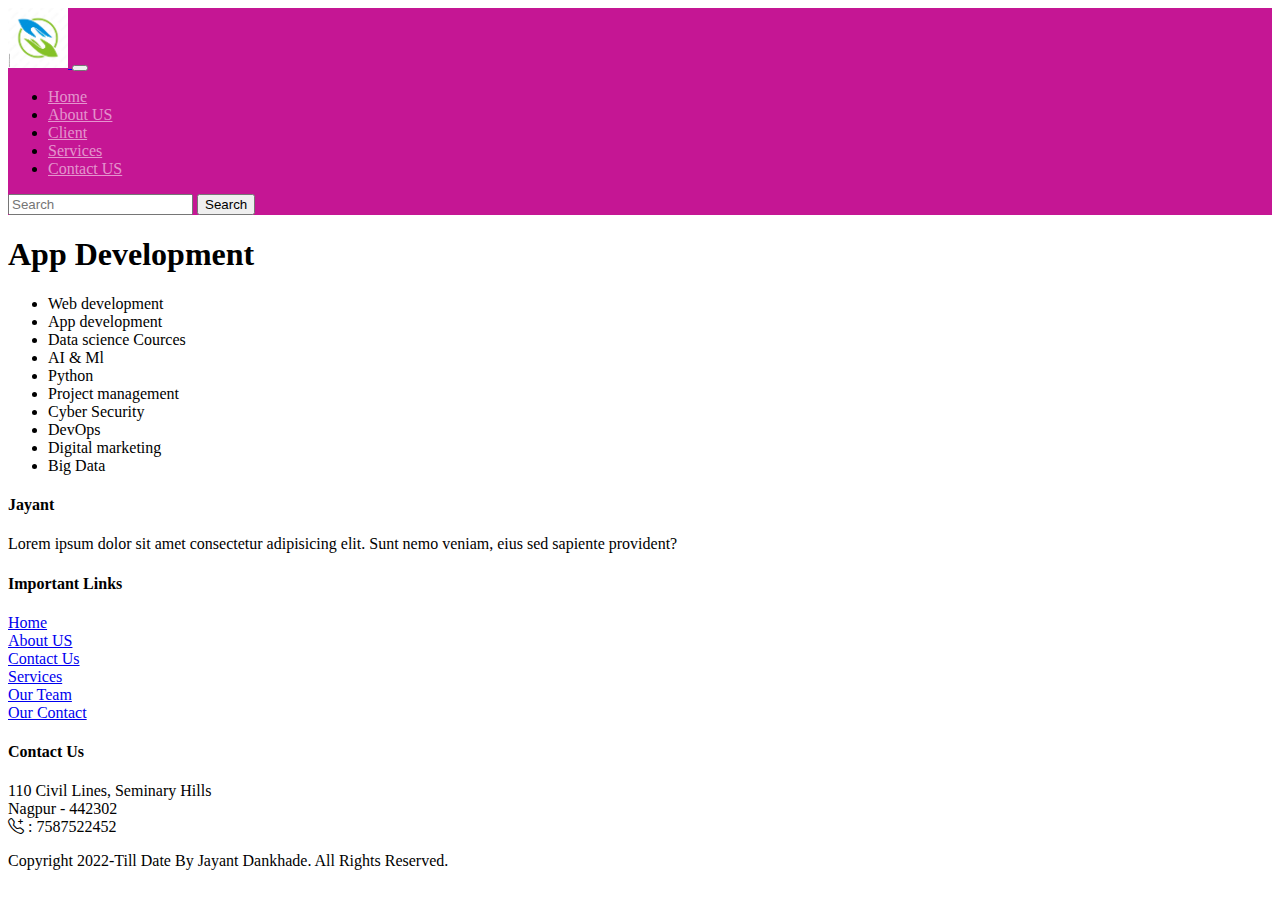
<file: webpage with Bootstrap practice/app.html>
<!doctype html>
<html lang="en">
  <head>
    <!-- Required meta tags -->
    <meta charset="utf-8">
    <meta name="viewport" content="width=device-width, initial-scale=1">

    <!-- Bootstrap CSS -->
    <link href="https://cdn.jsdelivr.net/npm/bootstrap@5.0.2/dist/css/bootstrap.min.css" rel="stylesheet" integrity="sha384-EVSTQN3/azprG1Anm3QDgpJLIm9Nao0Yz1ztcQTwFspd3yD65VohhpuuCOmLASjC" crossorigin="anonymous">
    
    <!-- bootstrap icon -->
    <link rel="stylesheet" href="https://cdn.jsdelivr.net/npm/bootstrap-icons@1.10.5/font/bootstrap-icons.css">
    
    
    <!-- style -->
    <link rel="stylesheet" href="css/style.css">

    <title>BootOne</title>
  </head>
  <body>
    <!-- navbar -->
    <nav class="navbar navbar-expand-lg navbar-dark" style="background-color: rgb(197, 22, 148);  ">
        <div class="container-fluid">
          <a class="navbar-brand" href="#">
            <img src="images/logo2.jpg" width="60px" alt="">
          </a>
          <button class="navbar-toggler" type="button" data-bs-toggle="collapse" data-bs-target="#navbarSupportedContent" aria-controls="navbarSupportedContent" aria-expanded="false" aria-label="Toggle navigation">
            <span class="navbar-toggler-icon"></span>
          </button>
          <div class="collapse navbar-collapse" id="navbarSupportedContent">
            <ul class="navbar-nav me-auto mb-2 mb-lg-0">
              <li class="nav-item">
                <a class="nav-link active" aria-current="page" href="index.html">Home</a>
              </li>
              <li class="nav-item">
                <a class="nav-link" href="about.html">About US</a>
              </li>
              <li class="nav-item">
                <a class="nav-link" href="#">Client</a>
              </li>
              
              <li class="nav-item dropdown">
                <a class="nav-link dropdown-toggle" href="services.html" id="navbarDropdown" role="button" data-bs-toggle="dropdown" aria-expanded="false">
                  Services
                </a>
                <ul class="dropdown-menu" aria-labelledby="navbarDropdown">
                  <li><a class="dropdown-item" href="#">Web Development</a></li>
                  <li><a class="dropdown-item" href="#">App Development</a></li>
                  <li><hr class="dropdown-divider"></li>
                  <li><a class="dropdown-item" href="#">SEO</a></li>
                </ul>
              </li>
              <li class="nav-item">
                <a class="nav-link" href="contact.html">Contact US</a>
              </li>
             
            </ul>
            <form class="d-flex">
              <input class="form-control me-2" type="search" placeholder="Search" aria-label="Search">
              <button class="btn btn-outline-light bg-success"  type="submit">Search</button>
            </form>
          </div>
        </div>
      </nav>


      <!-- app dev -->
      <div class="content">
        <h1> App Development</h1>
        <ul>
            <li>Web development</li>
            <li>App development</li>
            <li>Data science Cources</li>
            <li>AI & Ml</li>
            <li>Python</li>
            <li>Project management</li>
            <li>Cyber Security</li>
            <li>DevOps</li>
            <li>Digital marketing</li>
            <li>Big Data</li>
  
        </ul>
    </div>






      <!-- footer -->

      <div class="row justify-content-evenly bg-dark text-white  pt-5 pb-5" >
        <div class="col-md-3">
            <h4>Jayant</h4>
            <p>Lorem ipsum dolor sit amet consectetur adipisicing elit. Sunt nemo veniam, eius sed sapiente provident?</p>
        </div>
        <div class="col-md-3 decoration-none">
            <h4>Important Links</h4>
            <p>
                <a href="index.html" class="link-light text-decoration-none">Home</a><br>
                <a href="about.html" class="link-light text-decoration-none">About US</a><br>
                <a href="contact.html" class="link-light text-decoration-none">Contact Us</a><br>
                <a href="services.html" class="link-light text-decoration-none">Services</a><br>
                <a href="#" class="link-light text-decoration-none">Our Team</a><br>
                <a href="#" class="link-light text-decoration-none">Our Contact</a><br>


            </p>
        </div>
        <div class="col-md-3">
            <h4>Contact Us</h4>
            <p>110 Civil Lines, Seminary Hills <br>
            Nagpur - 442302 <br>
            <i class="bi bi-telephone-plus"></i> : 7587522452</p>
        </div>
    </div>

    <!-- copyright -->
    <div class="row text-center bg-secondary text-white p-2">
        <div class="col-md-12">
            <p>Copyright 2022-Till Date By Jayant Dankhade. All Rights Reserved.</p>
        </div>
    </div>




  </div>




<!-- Option 1: Bootstrap Bundle with Popper -->
<script src="https://cdn.jsdelivr.net/npm/bootstrap@5.0.2/dist/js/bootstrap.bundle.min.js" integrity="sha384-MrcW6ZMFYlzcLA8Nl+NtUVF0sA7MsXsP1UyJoMp4YLEuNSfAP+JcXn/tWtIaxVXM" crossorigin="anonymous"></script>


</body>
</html>
</file>
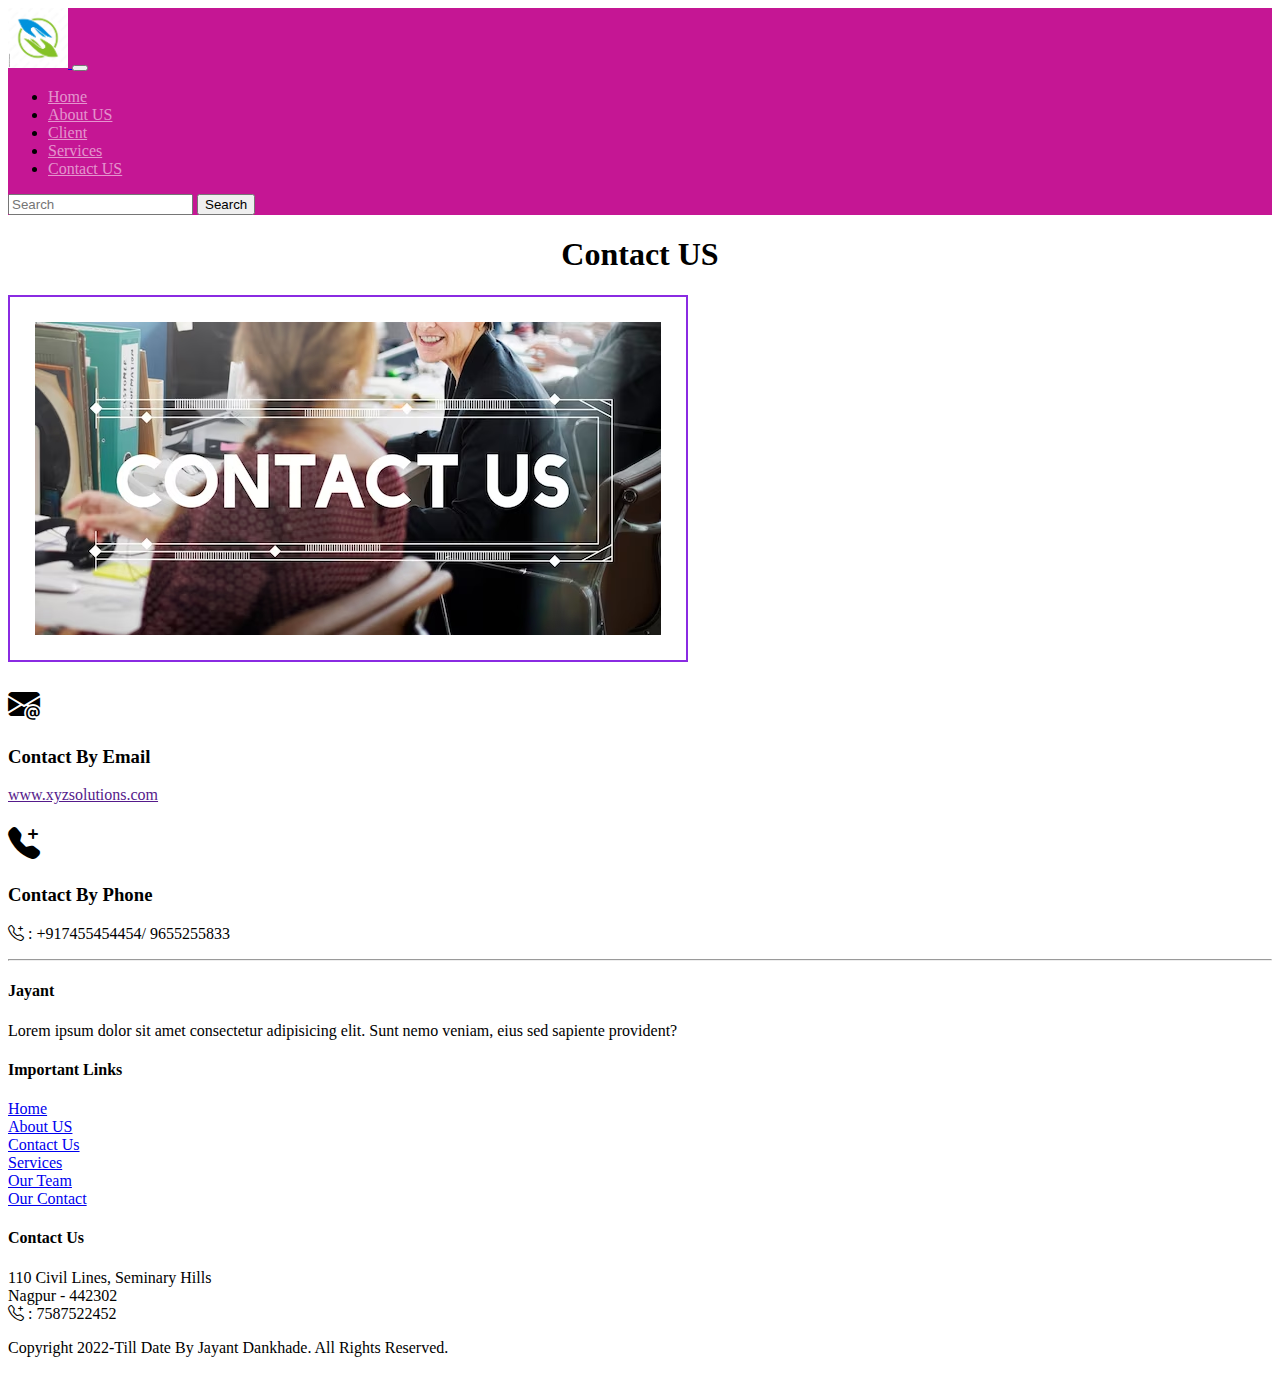
<file: webpage with Bootstrap practice/contact.html>
<!doctype html>
<html lang="en">
  <head>
    <!-- Required meta tags -->
    <meta charset="utf-8">
    <meta name="viewport" content="width=device-width, initial-scale=1">

    <!-- Bootstrap CSS -->
    <link href="https://cdn.jsdelivr.net/npm/bootstrap@5.0.2/dist/css/bootstrap.min.css" rel="stylesheet" integrity="sha384-EVSTQN3/azprG1Anm3QDgpJLIm9Nao0Yz1ztcQTwFspd3yD65VohhpuuCOmLASjC" crossorigin="anonymous">
    
    <!-- bootstrap icon -->
    <link rel="stylesheet" href="https://cdn.jsdelivr.net/npm/bootstrap-icons@1.10.5/font/bootstrap-icons.css">
    
    
    <!-- style -->
    <link rel="stylesheet" href="css/style.css">

    <title>BootOne</title>
  </head>
  <body>
    <!-- navbar -->
    <nav class="navbar navbar-expand-lg navbar-dark" style="background-color: rgb(197, 22, 148);  ">
        <div class="container-fluid">
          <a class="navbar-brand" href="#">
            <img src="images/logo2.jpg" width="60px" alt="">
          </a>
          <button class="navbar-toggler" type="button" data-bs-toggle="collapse" data-bs-target="#navbarSupportedContent" aria-controls="navbarSupportedContent" aria-expanded="false" aria-label="Toggle navigation">
            <span class="navbar-toggler-icon"></span>
          </button>
          <div class="collapse navbar-collapse" id="navbarSupportedContent">
            <ul class="navbar-nav me-auto mb-2 mb-lg-0">
              <li class="nav-item">
                <a class="nav-link active" aria-current="page" href="index.html">Home</a>
              </li>
              <li class="nav-item">
                <a class="nav-link" href="about.html">About US</a>
              </li>
              <li class="nav-item">
                <a class="nav-link" href="#">Client</a>
              </li>
              
              <li class="nav-item dropdown">
                <a class="nav-link dropdown-toggle" href="#" id="navbarDropdown" role="button" data-bs-toggle="dropdown" aria-expanded="false">
                  Services
                </a>
                <ul class="dropdown-menu" aria-labelledby="navbarDropdown">
                  <li><a class="dropdown-item" href="#">Web Development</a></li>
                  <li><a class="dropdown-item" href="#">App Development</a></li>
                  <li><hr class="dropdown-divider"></li>
                  <li><a class="dropdown-item" href="#">SEO</a></li>
                </ul>
              </li>
              <li class="nav-item">
                <a class="nav-link" href="contact.html">Contact US</a>
              </li>
             
            </ul>
            <form class="d-flex">
              <input class="form-control me-2" type="search" placeholder="Search" aria-label="Search">
              <button class="btn btn-outline-light bg-success"  type="submit">Search</button>
            </form>
          </div>
        </div>
      </nav>

      
      <!-- contact us -->
      <div class="row justify-content-evenly pt-3 pb-3 border">
        <h1 style="justify-content: center;text-align: center;">Contact US</h1>
        <div class="col-md-5 pt-2 " >
            <img src="images/contactUs-img.avif" style="border: 2px solid blueviolet; padding: 25px;" class="img-fluid" alt="">
            <div class="row justify-content-evenly pt-5 pb-3">
                <div class="col-50% text-center mt-1" style="justify-content: space-between; flex-direction: column;">
                   <h1><i class="bi bi-envelope-at-fill text-secondary"></i></h1>
                   <h3>Contact By Email</h3>
                   <p><a href="">www.xyzsolutions.com</a></p>
    
                </div>
               
                <div class="col-50% text-center mt-1 " style="justify-content: space-between; flex-direction: column;">
                    <h1><i class="bi bi-telephone-plus-fill text-danger"></i></h1>
                    <h3>Contact By Phone</h3>
                    <p><i class="bi bi-telephone-plus"></i> : +917455454454/ 9655255833</p>
                    
    
                </div>
                
            </div>
            <hr>
        </div>



      <!-- footer -->

      <div class="row justify-content-evenly bg-dark text-white  pt-5 pb-5" >
        <div class="col-md-3">
            <h4>Jayant</h4>
            <p>Lorem ipsum dolor sit amet consectetur adipisicing elit. Sunt nemo veniam, eius sed sapiente provident?</p>
        </div>
        <div class="col-md-3 decoration-none">
            <h4>Important Links</h4>
            <p>
                <a href="index.html" class="link-light text-decoration-none">Home</a><br>
                <a href="about.html" class="link-light text-decoration-none">About US</a><br>
                <a href="contact.html" class="link-light text-decoration-none">Contact Us</a><br>
                <a href="#" class="link-light text-decoration-none">Services</a><br>
                <a href="#" class="link-light text-decoration-none">Our Team</a><br>
                <a href="#" class="link-light text-decoration-none">Our Contact</a><br>


            </p>
        </div>
        <div class="col-md-3">
            <h4>Contact Us</h4>
            <p>110 Civil Lines, Seminary Hills <br>
            Nagpur - 442302 <br>
            <i class="bi bi-telephone-plus"></i> : 7587522452</p>
        </div>
    </div>

    <!-- copyright -->
    <div class="row text-center bg-secondary text-white p-2">
        <div class="col-md-12">
            <p>Copyright 2022-Till Date By Jayant Dankhade. All Rights Reserved.</p>
        </div>
    </div>




  </div>




<!-- Option 1: Bootstrap Bundle with Popper -->
<script src="https://cdn.jsdelivr.net/npm/bootstrap@5.0.2/dist/js/bootstrap.bundle.min.js" integrity="sha384-MrcW6ZMFYlzcLA8Nl+NtUVF0sA7MsXsP1UyJoMp4YLEuNSfAP+JcXn/tWtIaxVXM" crossorigin="anonymous"></script>


</body>
</html>
</file>
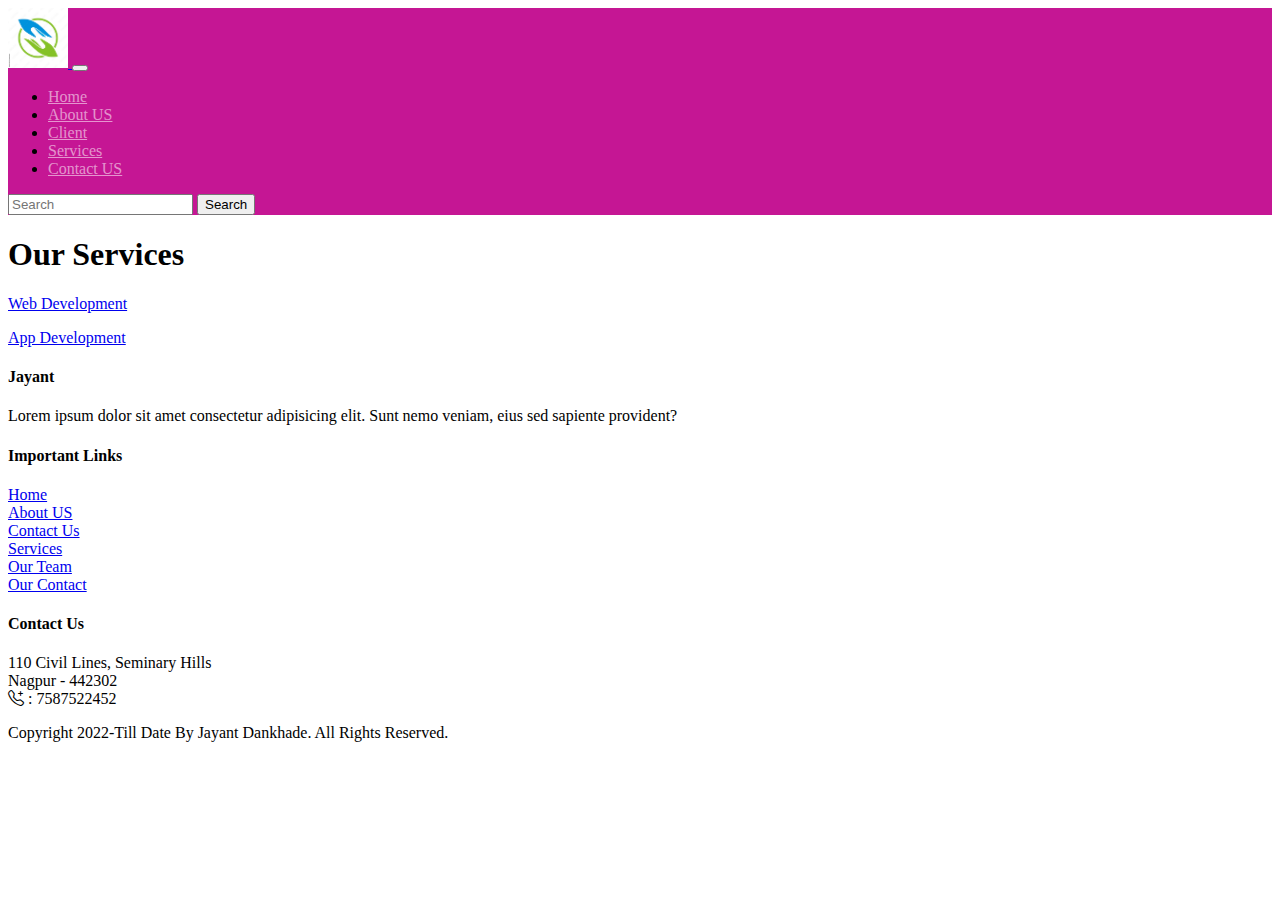
<file: webpage with Bootstrap practice/services.html>
<!doctype html>
<html lang="en">
  <head>
    <!-- Required meta tags -->
    <meta charset="utf-8">
    <meta name="viewport" content="width=device-width, initial-scale=1">

    <!-- Bootstrap CSS -->
    <link href="https://cdn.jsdelivr.net/npm/bootstrap@5.0.2/dist/css/bootstrap.min.css" rel="stylesheet" integrity="sha384-EVSTQN3/azprG1Anm3QDgpJLIm9Nao0Yz1ztcQTwFspd3yD65VohhpuuCOmLASjC" crossorigin="anonymous">
    
    <!-- bootstrap icon -->
    <link rel="stylesheet" href="https://cdn.jsdelivr.net/npm/bootstrap-icons@1.10.5/font/bootstrap-icons.css">
    
    
    <!-- style -->
    <link rel="stylesheet" href="css/style.css">

    <title>BootOne</title>
  </head>
  <body>
    <!-- navbar -->
    <nav class="navbar navbar-expand-lg navbar-dark" style="background-color: rgb(197, 22, 148);  ">
        <div class="container-fluid">
          <a class="navbar-brand" href="#">
            <img src="images/logo2.jpg" width="60px" alt="">
          </a>
          <button class="navbar-toggler" type="button" data-bs-toggle="collapse" data-bs-target="#navbarSupportedContent" aria-controls="navbarSupportedContent" aria-expanded="false" aria-label="Toggle navigation">
            <span class="navbar-toggler-icon"></span>
          </button>
          <div class="collapse navbar-collapse" id="navbarSupportedContent">
            <ul class="navbar-nav me-auto mb-2 mb-lg-0">
              <li class="nav-item">
                <a class="nav-link active" aria-current="page" href="index.html">Home</a>
              </li>
              <li class="nav-item">
                <a class="nav-link" href="about.html">About US</a>
              </li>
              <li class="nav-item">
                <a class="nav-link" href="#">Client</a>
              </li>
              
              <li class="nav-item dropdown">
                <a class="nav-link dropdown-toggle" href="services.html" id="navbarDropdown" role="button" data-bs-toggle="dropdown" aria-expanded="false">
                  Services
                </a>
                <ul class="dropdown-menu" aria-labelledby="navbarDropdown">
                  <li><a class="dropdown-item" href="web.html">Web Development</a></li>
                  <li><a class="dropdown-item" href="app.html">App Development</a></li>
                  <li><hr class="dropdown-divider"></li>
                  <li><a class="dropdown-item" href="#">SEO</a></li>
                </ul>
              </li>
              <li class="nav-item">
                <a class="nav-link" href="contact.html">Contact US</a>
              </li>
             
            </ul>
            <form class="d-flex">
              <input class="form-control me-2" type="search" placeholder="Search" aria-label="Search">
              <button class="btn btn-outline-light bg-success"  type="submit">Search</button>
            </form>
          </div>
        </div>
      </nav>

      <!-- services -->

    <div class="content">
      <h1>Our Services</h1>
      <p><a href="web.html">Web Development</a></p>
      <p><a href="app.html">App Development</a></p>
    </div>






      <!-- footer -->
      <!-- footer -->

      <div class="row justify-content-evenly bg-dark text-white  pt-5 pb-5" >
        <div class="col-md-3">
            <h4>Jayant</h4>
            <p>Lorem ipsum dolor sit amet consectetur adipisicing elit. Sunt nemo veniam, eius sed sapiente provident?</p>
        </div>
        <div class="col-md-3 decoration-none">
            <h4>Important Links</h4>
            <p>
                <a href="index.html" class="link-light text-decoration-none">Home</a><br>
                <a href="about.html" class="link-light text-decoration-none">About US</a><br>
                <a href="contact.html" class="link-light text-decoration-none">Contact Us</a><br>
                <a href="services.html" class="link-light text-decoration-none">Services</a><br>
                <a href="#" class="link-light text-decoration-none">Our Team</a><br>
                <a href="#" class="link-light text-decoration-none">Our Contact</a><br>


            </p>
        </div>
        <div class="col-md-3">
            <h4>Contact Us</h4>
            <p>110 Civil Lines, Seminary Hills <br>
            Nagpur - 442302 <br>
            <i class="bi bi-telephone-plus"></i> : 7587522452</p>
        </div>
    </div>

    <!-- copyright -->
    <div class="row text-center bg-secondary text-white p-2">
        <div class="col-md-12">
            <p>Copyright 2022-Till Date By Jayant Dankhade. All Rights Reserved.</p>
        </div>
    </div>




  </div>




<!-- Option 1: Bootstrap Bundle with Popper -->
<script src="https://cdn.jsdelivr.net/npm/bootstrap@5.0.2/dist/js/bootstrap.bundle.min.js" integrity="sha384-MrcW6ZMFYlzcLA8Nl+NtUVF0sA7MsXsP1UyJoMp4YLEuNSfAP+JcXn/tWtIaxVXM" crossorigin="anonymous"></script>


</body>
</html>
</file>
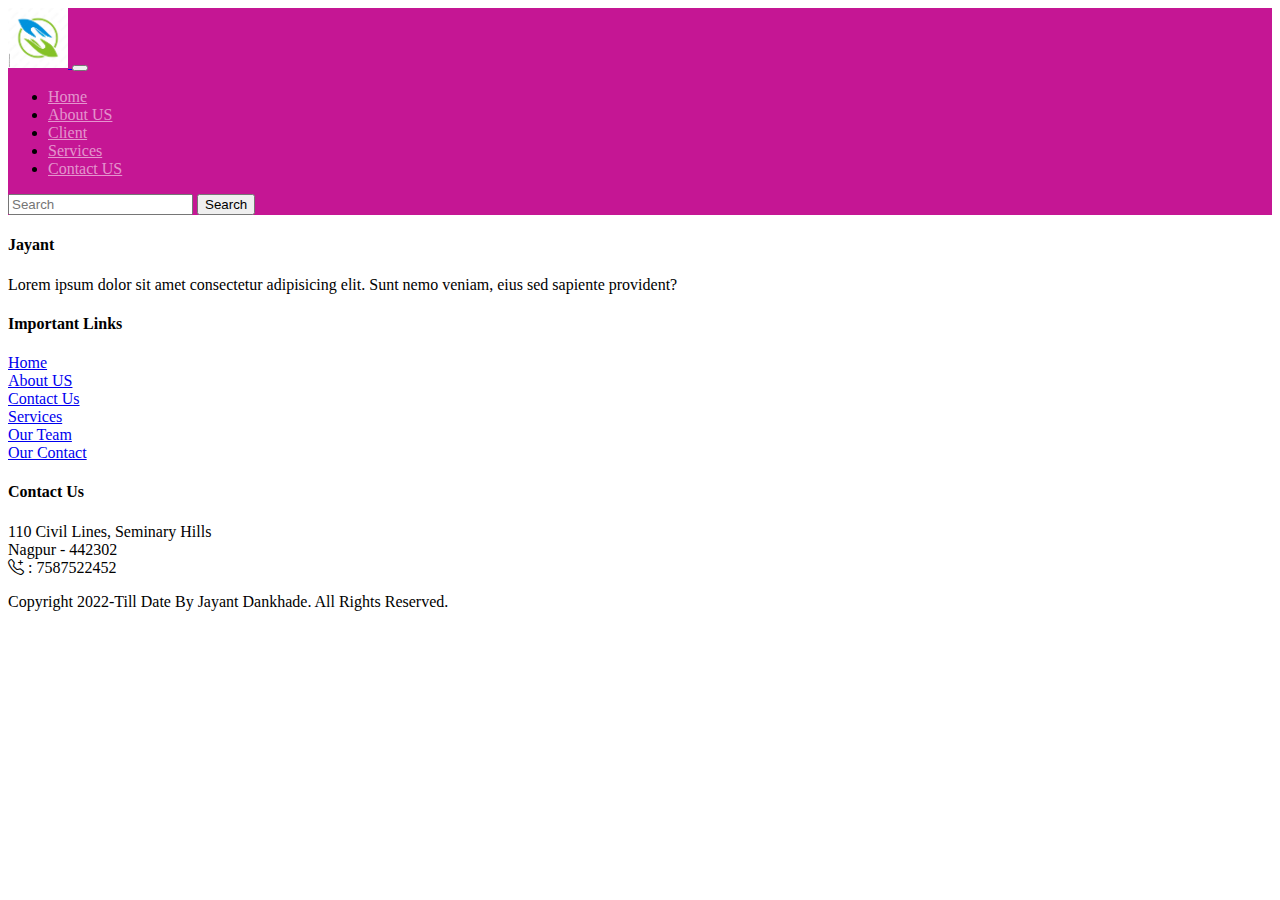
<file: webpage with Bootstrap practice/template.html>
<!doctype html>
<html lang="en">
  <head>
    <!-- Required meta tags -->
    <meta charset="utf-8">
    <meta name="viewport" content="width=device-width, initial-scale=1">

    <!-- Bootstrap CSS -->
    <link href="https://cdn.jsdelivr.net/npm/bootstrap@5.0.2/dist/css/bootstrap.min.css" rel="stylesheet" integrity="sha384-EVSTQN3/azprG1Anm3QDgpJLIm9Nao0Yz1ztcQTwFspd3yD65VohhpuuCOmLASjC" crossorigin="anonymous">
    
    <!-- bootstrap icon -->
    <link rel="stylesheet" href="https://cdn.jsdelivr.net/npm/bootstrap-icons@1.10.5/font/bootstrap-icons.css">
    
    
    <!-- style -->
    <link rel="stylesheet" href="css/style.css">

    <title>BootOne</title>
  </head>
  <body>
    <!-- navbar -->
    <nav class="navbar navbar-expand-lg navbar-dark" style="background-color: rgb(197, 22, 148);  ">
        <div class="container-fluid">
          <a class="navbar-brand" href="#">
            <img src="images/logo2.jpg" width="60px" alt="">
          </a>
          <button class="navbar-toggler" type="button" data-bs-toggle="collapse" data-bs-target="#navbarSupportedContent" aria-controls="navbarSupportedContent" aria-expanded="false" aria-label="Toggle navigation">
            <span class="navbar-toggler-icon"></span>
          </button>
          <div class="collapse navbar-collapse" id="navbarSupportedContent">
            <ul class="navbar-nav me-auto mb-2 mb-lg-0">
              <li class="nav-item">
                <a class="nav-link active" aria-current="page" href="index.html">Home</a>
              </li>
              <li class="nav-item">
                <a class="nav-link" href="about.html">About US</a>
              </li>
              <li class="nav-item">
                <a class="nav-link" href="#">Client</a>
              </li>
              
              <li class="nav-item dropdown">
                <a class="nav-link dropdown-toggle" href="services.html" id="navbarDropdown" role="button" data-bs-toggle="dropdown" aria-expanded="false">
                  Services
                </a>
                <ul class="dropdown-menu" aria-labelledby="navbarDropdown">
                  <li><a class="dropdown-item" href="#">Web Development</a></li>
                  <li><a class="dropdown-item" href="#">App Development</a></li>
                  <li><hr class="dropdown-divider"></li>
                  <li><a class="dropdown-item" href="#">SEO</a></li>
                </ul>
              </li>
              <li class="nav-item">
                <a class="nav-link" href="contact.html">Contact US</a>
              </li>
             
            </ul>
            <form class="d-flex">
              <input class="form-control me-2" type="search" placeholder="Search" aria-label="Search">
              <button class="btn btn-outline-light bg-success"  type="submit">Search</button>
            </form>
          </div>
        </div>
      </nav>

      <!-- footer -->
      <!-- footer -->

      <div class="row justify-content-evenly bg-dark text-white  pt-5 pb-5" >
        <div class="col-md-3">
            <h4>Jayant</h4>
            <p>Lorem ipsum dolor sit amet consectetur adipisicing elit. Sunt nemo veniam, eius sed sapiente provident?</p>
        </div>
        <div class="col-md-3 decoration-none">
            <h4>Important Links</h4>
            <p>
                <a href="index.html" class="link-light text-decoration-none">Home</a><br>
                <a href="about.html" class="link-light text-decoration-none">About US</a><br>
                <a href="contact.html" class="link-light text-decoration-none">Contact Us</a><br>
                <a href="services.html" class="link-light text-decoration-none">Services</a><br>
                <a href="#" class="link-light text-decoration-none">Our Team</a><br>
                <a href="#" class="link-light text-decoration-none">Our Contact</a><br>


            </p>
        </div>
        <div class="col-md-3">
            <h4>Contact Us</h4>
            <p>110 Civil Lines, Seminary Hills <br>
            Nagpur - 442302 <br>
            <i class="bi bi-telephone-plus"></i> : 7587522452</p>
        </div>
    </div>

    <!-- copyright -->
    <div class="row text-center bg-secondary text-white p-2">
        <div class="col-md-12">
            <p>Copyright 2022-Till Date By Jayant Dankhade. All Rights Reserved.</p>
        </div>
    </div>




  </div>




<!-- Option 1: Bootstrap Bundle with Popper -->
<script src="https://cdn.jsdelivr.net/npm/bootstrap@5.0.2/dist/js/bootstrap.bundle.min.js" integrity="sha384-MrcW6ZMFYlzcLA8Nl+NtUVF0sA7MsXsP1UyJoMp4YLEuNSfAP+JcXn/tWtIaxVXM" crossorigin="anonymous"></script>


</body>
</html>
</file>
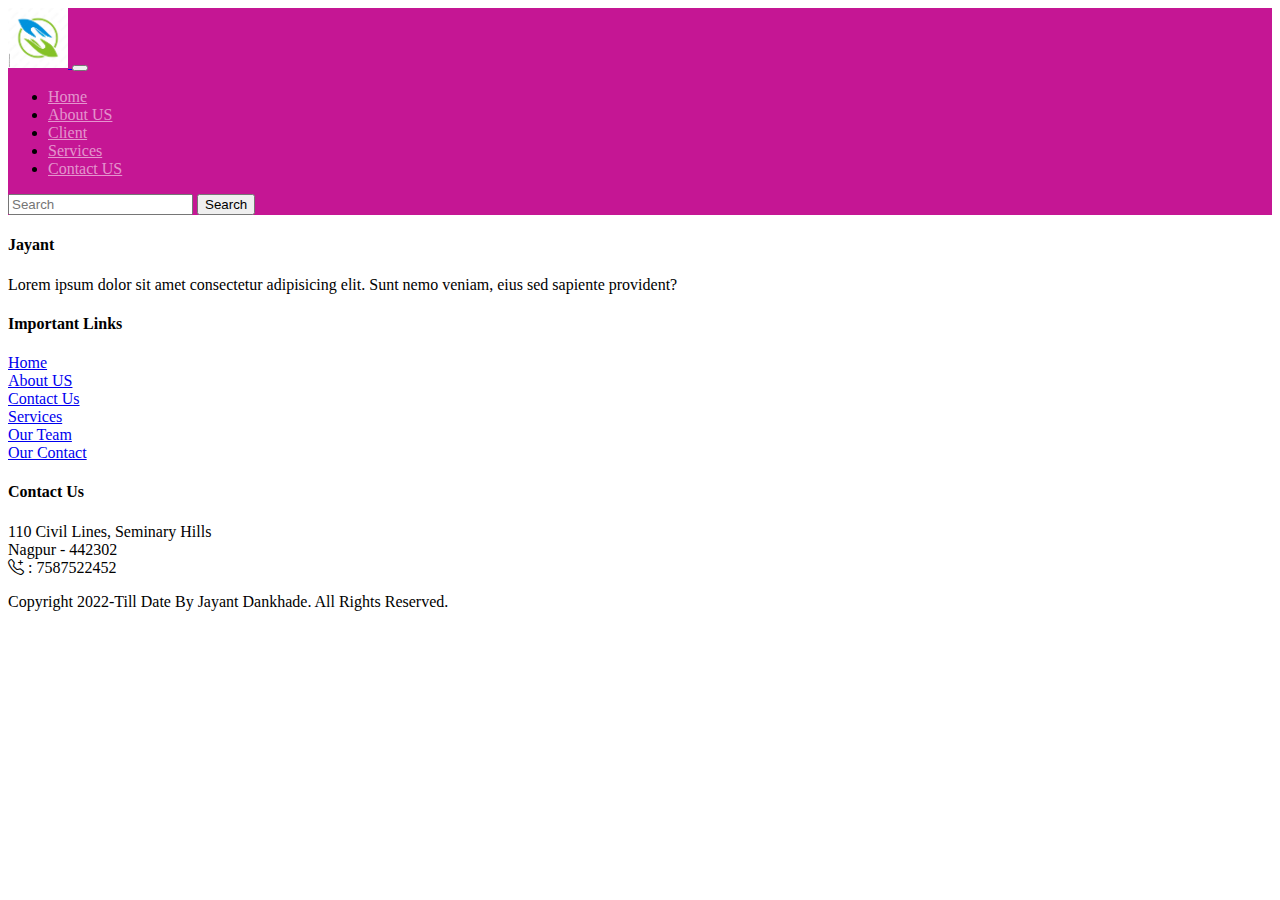
<file: webpage with Bootstrap practice/web.html>
<!doctype html>
<html lang="en">
  <head>
    <!-- Required meta tags -->
    <meta charset="utf-8">
    <meta name="viewport" content="width=device-width, initial-scale=1">

    <!-- Bootstrap CSS -->
    <link href="https://cdn.jsdelivr.net/npm/bootstrap@5.0.2/dist/css/bootstrap.min.css" rel="stylesheet" integrity="sha384-EVSTQN3/azprG1Anm3QDgpJLIm9Nao0Yz1ztcQTwFspd3yD65VohhpuuCOmLASjC" crossorigin="anonymous">
    
    <!-- bootstrap icon -->
    <link rel="stylesheet" href="https://cdn.jsdelivr.net/npm/bootstrap-icons@1.10.5/font/bootstrap-icons.css">
    
    
    <!-- style -->
    <link rel="stylesheet" href="css/style.css">

    <title>BootOne</title>
  </head>
  <body>
    <!-- navbar -->
    <nav class="navbar navbar-expand-lg navbar-dark" style="background-color: rgb(197, 22, 148);  ">
        <div class="container-fluid">
          <a class="navbar-brand" href="#">
            <img src="images/logo2.jpg" width="60px" alt="">
          </a>
          <button class="navbar-toggler" type="button" data-bs-toggle="collapse" data-bs-target="#navbarSupportedContent" aria-controls="navbarSupportedContent" aria-expanded="false" aria-label="Toggle navigation">
            <span class="navbar-toggler-icon"></span>
          </button>
          <div class="collapse navbar-collapse" id="navbarSupportedContent">
            <ul class="navbar-nav me-auto mb-2 mb-lg-0">
              <li class="nav-item">
                <a class="nav-link active" aria-current="page" href="index.html">Home</a>
              </li>
              <li class="nav-item">
                <a class="nav-link" href="about.html">About US</a>
              </li>
              <li class="nav-item">
                <a class="nav-link" href="#">Client</a>
              </li>
              
              <li class="nav-item dropdown">
                <a class="nav-link dropdown-toggle" href="services.html" id="navbarDropdown" role="button" data-bs-toggle="dropdown" aria-expanded="false">
                  Services
                </a>
                <ul class="dropdown-menu" aria-labelledby="navbarDropdown">
                  <li><a class="dropdown-item" href="services.html">Web Development</a></li>
                  <li><a class="dropdown-item" href="services.html">App Development</a></li>
                  <li><hr class="dropdown-divider"></li>
                  <li><a class="dropdown-item" href="#">SEO</a></li>
                </ul>
              </li>
              <li class="nav-item">
                <a class="nav-link" href="contact.html">Contact US</a>
              </li>
             
            </ul>
            <form class="d-flex">
              <input class="form-control me-2" type="search" placeholder="Search" aria-label="Search">
              <button class="btn btn-outline-light bg-success"  type="submit">Search</button>
            </form>
          </div>
        </div>
      </nav>

    <!-- web development -->
    
   





    
      <!-- footer -->

      <div class="row justify-content-evenly bg-dark text-white  pt-5 pb-5" >
        <div class="col-md-3">
            <h4>Jayant</h4>
            <p>Lorem ipsum dolor sit amet consectetur adipisicing elit. Sunt nemo veniam, eius sed sapiente provident?</p>
        </div>
        <div class="col-md-3 decoration-none">
            <h4>Important Links</h4>
            <p>
                <a href="index.html" class="link-light text-decoration-none">Home</a><br>
                <a href="about.html" class="link-light text-decoration-none">About US</a><br>
                <a href="contact.html" class="link-light text-decoration-none">Contact Us</a><br>
                <a href="services.html" class="link-light text-decoration-none">Services</a><br>
                <a href="#" class="link-light text-decoration-none">Our Team</a><br>
                <a href="#" class="link-light text-decoration-none">Our Contact</a><br>


            </p>
        </div>
        <div class="col-md-3">
            <h4>Contact Us</h4>
            <p>110 Civil Lines, Seminary Hills <br>
            Nagpur - 442302 <br>
            <i class="bi bi-telephone-plus"></i> : 7587522452</p>
        </div>
    </div>

    <!-- copyright -->
    <div class="row text-center bg-secondary text-white p-2">
        <div class="col-md-12">
            <p>Copyright 2022-Till Date By Jayant Dankhade. All Rights Reserved.</p>
        </div>
    </div>




  </div>




<!-- Option 1: Bootstrap Bundle with Popper -->
<script src="https://cdn.jsdelivr.net/npm/bootstrap@5.0.2/dist/js/bootstrap.bundle.min.js" integrity="sha384-MrcW6ZMFYlzcLA8Nl+NtUVF0sA7MsXsP1UyJoMp4YLEuNSfAP+JcXn/tWtIaxVXM" crossorigin="anonymous"></script>


</body>
</html>
</file>
<file: Amazon Clone/style.css>
*{
    margin: 0;
    padding: 0;
    border: border-box;
    font-family: Arial;
}

.navbar {
    height: 60px;
    /* width: 100%; */
    background-color: #0f1111;
    color: white;
    display: flex;
    align-items: center;
    justify-content: space-evenly;
    scroll-behavior: smooth;

}

.nav-logo {

    height: 50px;
    width: 100px;
}

.logo {
    background-image: url("images/amazon_logo.png");
    background-size: cover;
    height: 50px;
    width: 100%;
    color: white;
}
.border {
    border: 1.5px solid transparent;
}
.border:hover{
    border: 1.5px solid white;
}

/* box2 */
.add-first{
    margin-left: 15px;
    font-size: 0.85rem;
    color: #cccccc;
}

.add-sec {
    font-size: 1rem;
    margin-left: 3px;
}

.add-icon {
    display: flex;
    align-items: center;
    justify-content: center;
}
/* box 3 */
.nav-serach{
    display: flex;
    background-color: pink;
    width: 620px;
    height: 40px;
    border-radius: 4px;
}
.nav-serach:hover{
    border:2px solid orange;
}
.search-select {
    background-color: #f3f3f3;
    width: 50px;
    text-align: center;
    border-top-left-radius: 4px;
    border-bottom-left-radius: 4px;
   
}

.search-input {
    width: 100%;
    font-size: 1rem;
    border: none;

}

.search-icon {
    width: 45px;
    display: flex;
    justify-content: center;
    align-items: center;
    font-size: 1.2rem;
    background-color: #febd68;
    border-top-right-radius: 4px;
    border-bottom-right-radius: 4px;
}
/* box4 */

span {
    font-size: 0.7rem;
}

.nav-second {
    font-size: 0.85rem;
    font-weight: 700;

}
/* box6 */
.nav-cart {
    font-size: 0.85rem;
    font-weight: 700;

}

/* panel */
.panel {
    background-color:#222f3d ;
    height: 50px;
    display: flex;
    color: white;
    align-items: center;
    justify-content: space-evenly;
}
.panel-ops p {
    display: inline;
    margin-left: 15px;
    font-size: 15px;


}
.panel-ops  {
    width: 70%;
}
.panel-deals {
    font-size: 0.9rem;
    font-weight: 700;
}
/* hero section */
.hero-section {
    background-image: url(images/hero_image.jpg);
    background-size: cover;
    height: 350px;
    display: flex;
    justify-content: center;
    align-items: flex-end;
}
.hero-msg {
    background-color: white;
    color: black;
    height: 40px;
    display: flex;
    align-items: center;
    justify-content: center;
    font-size: 0.85rem;
    width: 80%;
    margin-bottom: 25px;
}
.hero-msg a {
    color: #007185;
}

.hero-msg a:hover{
    background-color: rgba(255, 166, 0, 0.818);
}


/* shop-section */
.shop-section {
    display: flex;
    flex-wrap: wrap;
    justify-content: space-evenly;
    background-color: #e2e7e6;
}
.box {
    height: 400px;
    /* border: 2px solid black; */
    width: 23%;
    margin-top: 15px;
    background-color: white;
    padding: 20px 0px 15px;
    
  
}

.box-image {
    height: 300px;
    background-size: cover;
    background-repeat: no-repeat;
    margin-top: 1rem;
    margin-bottom: 1rem;
}

.box-content {

    margin-left: 1rem;
    margin-right: 1rem;
}

.box-content p {
    color: #007185;
}

/* footer-panel1 */
footer {
    margin-top: 15px;
}

.footer-panel1 {
    background-color: #37475a;
    height: 50px;
    display: flex;
    justify-content: center;
    align-items: center;
    color: black;
    font-size: 0.85rem;


}

/* footer-panel2 */

.footer-panel2 {
    background-color:#222f3d ;
    height: 300px;
    display: flex;
    color: white;
    justify-content: space-evenly;
}
ul {
    margin-top: 25px;
    font-weight: 600;

}
ul a {
    display: block;
    font-size: 0.85rem;
    margin-top: 15px;
    color: #dddddd;
}
/* footer-panel3 */

.footer-panel3 {
    background-color: #222f3d;
    color: white;
    border-top:0.5px solid white ;
    align-items: center;
    justify-content: center;
    height: 70px;
    display: flex;

}

.logo {
    background-image: url("images/amazon_logo.png");
    background-size: cover;
    height: 50px;
    width: 100px;
}

.footer-panel4 {
    background-color: #0f1111;
    color: white;
    height: 80px;
    font-size: 0.7rem;
    text-align: center;

}

.pages {
    font-size: 0.7rem;
    text-align: center;
    padding: 25px;


}
.copyright{
   
    padding-top: 5px;



}

.footer-panel2 ul a:hover {
    border-bottom: 2px solid white;
    transition: 0.2s ease-in;

}
.footer-panel2 ul p:hover {
    border-bottom: 2px solid white;
    transition: 0.2s ease-in;


}
/* rhf-container */
.rhf-container {
    border: 2px solid gainsboro;
    height: 155px;
    width: 100%;
   margin-top: 10px;
    display: flex;
    justify-content: center;
    align-items: center;
}
.rhf-container p {
    margin-bottom: 5px;
    font-size: 12px;
    margin-left: 30px;
}

.rhf-container span {
    margin-top: 5px;
    background-color:#cfd3d3ee;
    color: black;
    display: flex;
    justify-content: center;
    align-items: center;
    transition: 0.2s ease-in;
    width: fit-content;
    margin-left: 35px;
    font-size: 15px;
}
.rhf-container a {
    color:rgba(255, 0, 0, 0.77);
    transition: 0.2s ease-in-out;
    padding: 3px;
}
.rhf-container a:hover{
    background-color: yellowgreen;

}
.primary-btn {
    background-color: #de9623;
    display: flex;
    justify-content: center;
    align-items: center;
    height: 30px;
    width: 250px;
    border-radius: 7px;
    transition: 0.2s ease-in;
}

/* shopping-section */




.new-shopping-section {
     display: flex; 
    flex-wrap: wrap;
    justify-content: center;
    background-color: #e2e7e6;
    inline-size: auto;

     width: 100%;
    height: 350px;
    border: 1px solid black;
    overflow-x:auto ;
    color: black;
    white-space: nowrap; 
    
   
      
}


.box1 {
    /* justify-content: center;
    align-items: center; */
    height: 300px;
    /* border: 2px solid black; */
    width: 17%;
    margin-top: 15px;
    margin-bottom: 15px;
    background-color: white;
    padding: 10px 20px 10px 20px;



  
}

.new-box-img {
    height: 220px; 
    background-size: cover;
    background-repeat: no-repeat;
    margin-top: 40px;
    margin-block: 20px;
     margin-bottom: 1rem; 
    vertical-align: middle; 
   

    
}
</file>
<file: Job Application WebsitePage/style.css>
*{
    margin: 0;
    padding: 0;
    box-sizing: border-box;
}
body{
    background-color: #2f0ea795;
}

.container {
    max-width: 900px;
    margin: 0 auto;
     
}

.apply_box {
    max-width: 600px;
    padding: 20px;
    background-color: white;
    margin: 0 auto;
    margin-top: 50px;
    box-shadow: 4px 3px 5px rgba(1,1,1,0.2);
    border-radius: 15px;
    background-color: aqua;

}

.title_small {
    font-size: 20px;
}


.form_container {
    margin-top: 20px;
    display:grid;
    grid-template-columns: repeat(auto-fit, minmax(200px,1fr));
    gap: 30px;
}

.form_control{
    display: flex;
    flex-direction: column;
    
}

label {
    font-size: 15px;
    margin-bottom: 5px;
}

input,
select,
textarea {
  padding: 6px 10px ;
  border: 1px solid #ccc;
  border-radius: 4px;
  font-size: 15px;
}

input:focus{
    outline-color: red;
}

.button_container {
    display: flex;
    /* justify-content: flex-end; */
    margin-top: 20px;
}

button {
    background-color: red;
    border: 1px solid transparent ;
    padding: 5px 10px;
    color: white;
    border-radius: 8px;
    transition: 0.3s ease-in;
}

button:hover{
    background-color: blue;
    border: 2px solid;
    color: black;
    transition: 0.3s ease-out;
    cursor: pointer;
      
}

.textarea_control{
    grid-column: 1/span 2;
}

.textarea_control textarea{
    width: 100%;
}

@media (max-width:460px){
    .textarea_control{
        grid-column: 1/span 1;
    }
}
</file>
<file: The Tribute Website/style.css>
* {
    margin: 0;
    padding: 0;
    box-sizing: border-box;
}
.container{
    background-color: lightblue;
    min-height: 100vh;
    border: 10px solid #1d1e4c;
     
}

.content {
    max-width: 900px; 
    margin: 0 auto;
}

.top_section {
    margin-top: 100px;
    display:flex;
    justify-content: space-between;
    align-items: flex-end;
}
.top_section h1{
    font-size: 50px;
    font-weight: bold;
    color: #1d1e4c;
    text-transform: uppercase;
}
.top_section h4 {
    font-size: 30px;
    text-align: end;
}
.image_container {
    border-radius: 50%;
    overflow: hidden;
}

.image_container,
img{
    width: 300px;
    height: 320px;
}

.about_section  {
    margin-top: 70px;

}
.about_section h2 {
    font-size: 70px;
    font-weight: 400;
    margin-bottom: 20px;
}
.about_section p {
    font-size: 20px;
    line-height: 30px;
    letter-spacing: 1.2px;
    text-align: justify;

}


.biography_section{
    margin: 50px 0;
}

.biography_section h3{
    margin-bottom: 20px;
    
}

.biography_section ul{
    margin-left: 50px;
   
}

.biography_section li {
    margin-bottom: 15px;
    
}

footer {
    margin: 50px 0;
}

footer p {
    text-align: end;
}
</file>
<file: webpage with Bootstrap practice/css/style.css>
.navbar-dark .navbar-nav .nav-link {
    color: rgba(255,255,255,.55) !important;
    font-weight: 400;
}

.navbar-dark .navbar-nav .nav-link:hover {
    display: block;
}

.dropdown-menu {
    display: none;
  }
  
  .dropdown:hover .dropdown-menu {
    display: block;
  }

  .navbar li a {
    color: red;
  }
  
  .navbar li a:hover {
    color: blue;
  }
</file>
<file: Website Development -E Platform webpage/style.css>
@import url('https://fonts.googleapis.com/css2?family=Roboto:ital,wght@0,300;0,400;0,500;0,700;0,900;1,100;1,300;1,400;1,500;1,700;1,900&display=swap');

*{
    margin: 0;
    padding: 0;
    box-sizing: border-box;
}

html,body{
    line-height: 1.4;
    font-weight: 300;
    font-family: "Roboto",sans-serif;
}

.hero_section{
    background-image: url(images/developer.png);
    min-height: 100vh;
    background-position: center;
    background-size: cover;
    background-repeat: no-repeat;
}

.text_container {
    color: white;
    max-width: 900px;
    margin: 0 auto;
    padding-top: 64px;
    padding-left: 16px;
}

/* .text_container:hover h1{
 background-color: yellowgreen;
 transition: 0.2s ease-in-out;
 box-shadow: 3px 5px 5px rgba(1,1,1,0.2);
} */

.lg_text {
    font-size: 72px;
    font-weight: 400;
}
.black_box{
    background-color: #000;
    padding: 20px;
}
.black_box:hover{
    background-color: yellowgreen;

}

.black_box h2{
    font-weight: 300;
    font-size: 72px;
    text-align: center;
    color: white;
}

.black_box h2 span{
    font-weight: 400;
    font-size: 96px;
}

.work{
    display: grid;
    gap: 20px;
    grid-template-columns: repeat(auto-fit,minmax(320px,1fr));
    margin: 50px auto;
    max-width: 1100px;
}
.grid_item {
    display: flex;
    justify-content: center;
    align-items: center;
}
.card{
    max-width: 320px;
    height: 400px;
    border-radius: 10px;
    box-shadow: 3px 5px 5px rgba(1,1,1,0.2);
    transition: 0.2s ease-in-out;
}
.card{
    margin-right:30px!important;
    }
  
.card:hover{
    transform: scale(1.04);
    box-shadow: 3px 5px 5px rgba(1,1,1,0.3);
    transition: 0.2s ease-in-out;

}
.card_content{
    padding: 20px;
}
.card_content h3{
    margin-bottom: 10px;

}
.bottom_section{
    display: flex;
    flex-direction: column;

    

}
.contact {
    background-color: #515603;


}
.about {
    background-color: #722300;

}
.contact,
.about{
    min-height: 300px;
    padding: 32px;
    color:white;
    float: left;    
}

.about h2,
.contact h2 {
    font-size: 64px;
    font-weight: 300px;
}


.about p,
.about p {
    margin-bottom: 20px;
}

.footer{
    text-align: center;
    text-transform: uppercase;
    background-color: #000;
    padding: 20px;
    color: white;

}
@media(max-width:786px){
    .hero_section{
        min-height: 50vh;
    }
}
.text_container{
    padding: 10px 0;
    text-align: center;
}

.lg_text{
    font-size: 32px;
}

.black_box h2{
    font-size: 24px;
}

.black_box h2 span{
    font-weight: 400;
    font-size: 32px;
}
.bottom_section{
    flex-direction: column;
}
.about h2,
.contact h2 {
    font-size: 32px;
}
h1 {
    font-size: 32px;
}
.black_box h3 {
    color: white;
}
</file>
